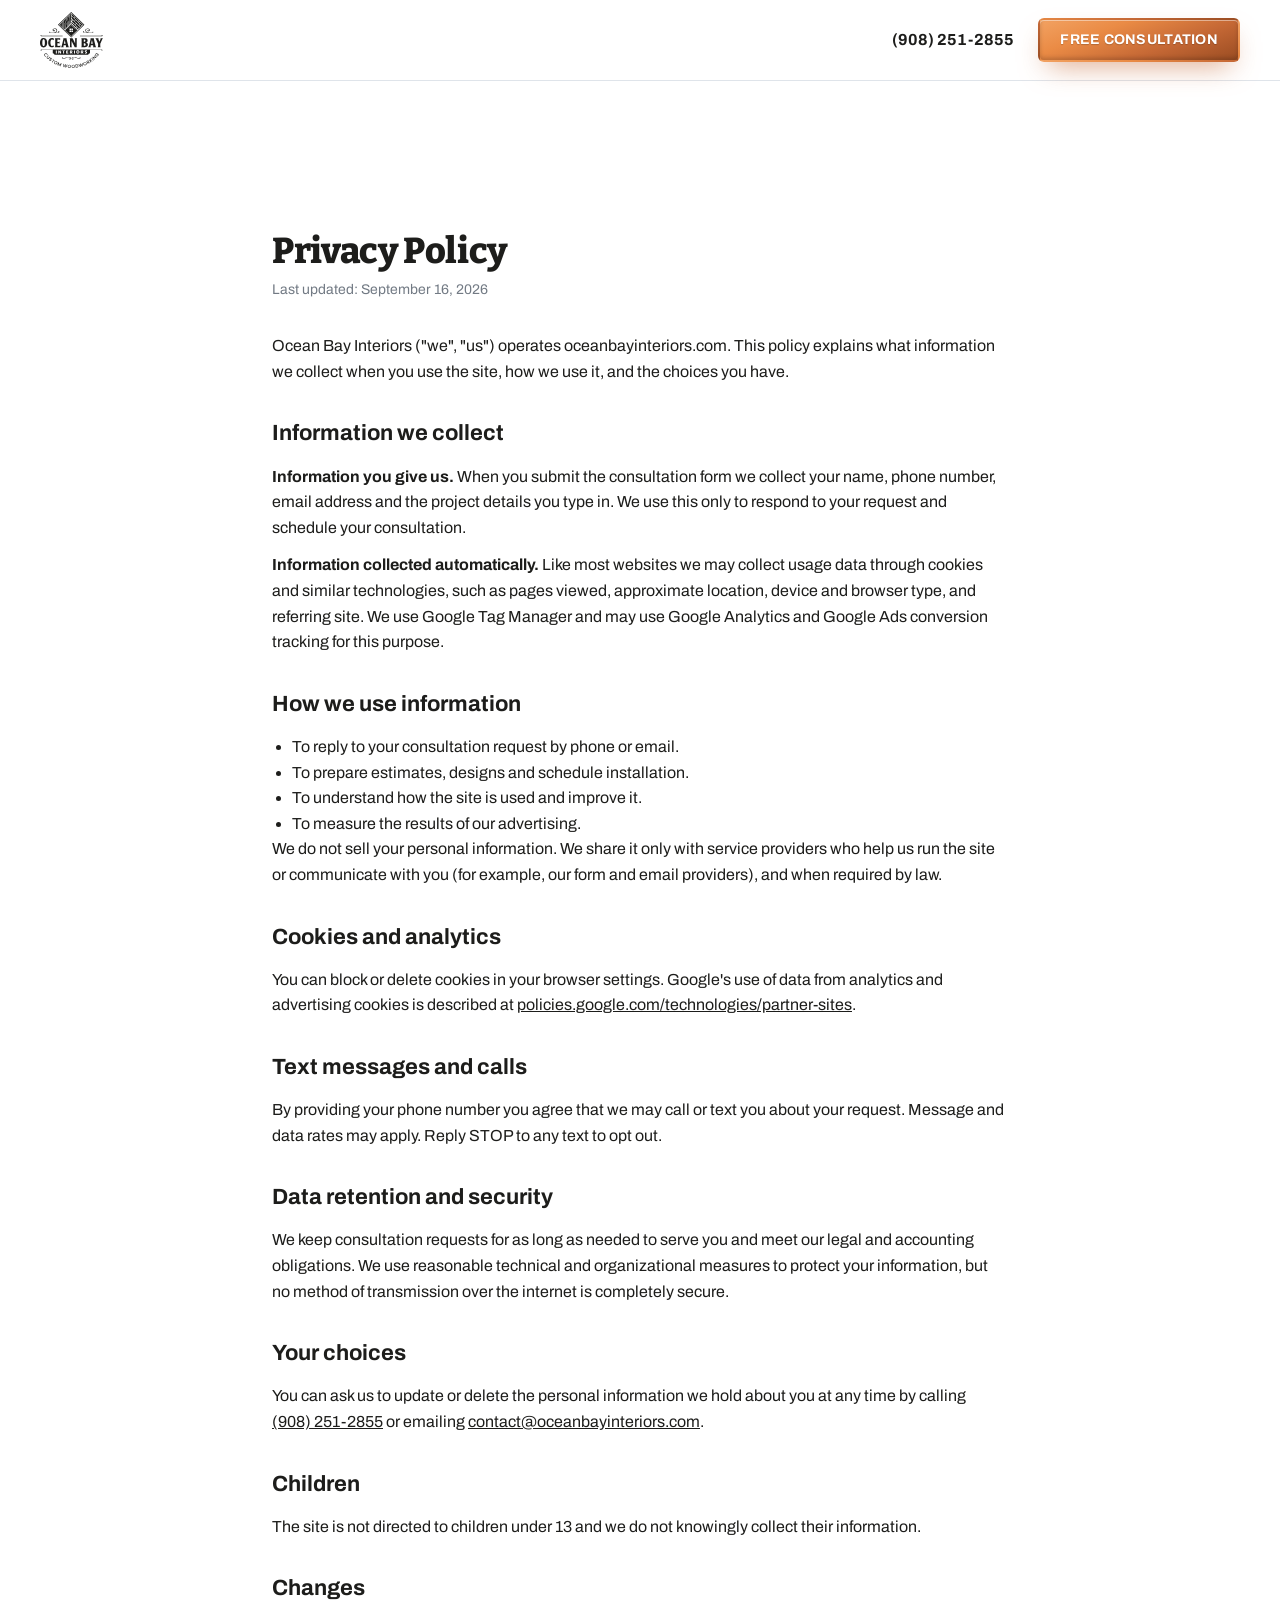
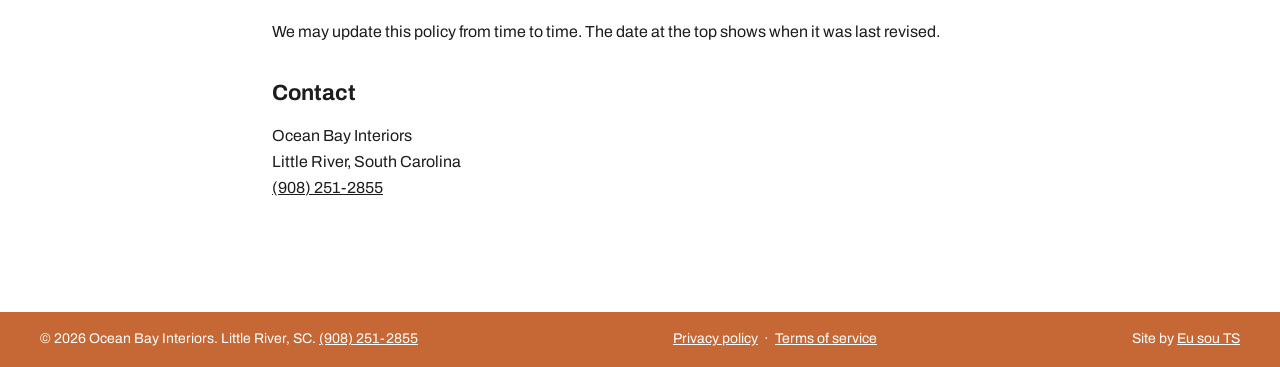
<file: privacy-policy/index.html>
<!DOCTYPE html>
<html lang="en">
<head>
  <meta charset="utf-8">
  <meta name="viewport" content="width=device-width, initial-scale=1">
  <title>Privacy Policy | Ocean Bay Interiors</title>
  <meta name="description" content="How Ocean Bay Interiors collects, uses and protects the information you share when you request a consultation or browse oceanbayinteriors.com.">
  <link rel="canonical" href="https://oceanbayinteriors.com/privacy-policy/">
  <meta property="og:type" content="website">
  <meta property="og:site_name" content="Ocean Bay Interiors">
  <meta property="og:title" content="Privacy Policy | Ocean Bay Interiors">
  <meta property="og:description" content="How Ocean Bay Interiors collects, uses and protects the information you share when you request a consultation or browse oceanbayinteriors.com.">
  <meta property="og:url" content="https://oceanbayinteriors.com/privacy-policy/">
  <meta property="og:image" content="https://oceanbayinteriors.com/assets/og/og-image.jpg?v=20260928">
  <meta name="twitter:card" content="summary_large_image">
  <meta name="theme-color" content="#193658">
  <link rel="icon" href="/favicon.ico" sizes="32x32">
  <link rel="icon" href="/assets/logo/logo-mark-color.svg" type="image/svg+xml">
  <link rel="apple-touch-icon" href="/assets/logo/icon-180.png">
  <link rel="preconnect" href="https://fonts.googleapis.com">
  <link rel="preconnect" href="https://fonts.gstatic.com" crossorigin>
  <link rel="stylesheet" href="https://fonts.googleapis.com/css2?family=Archivo:wght@400;600;700;800&family=Bitter:ital,wght@0,700;0,800;1,300;1,500&display=swap">
  <link rel="stylesheet" href="/css/style.css?v=20261005">
  <!-- Google Tag Manager -->
  <script>(function(w,d,s,l,i){w[l]=w[l]||[];w[l].push({'gtm.start':
  new Date().getTime(),event:'gtm.js'});var f=d.getElementsByTagName(s)[0],
  j=d.createElement(s),dl=l!='dataLayer'?'&l='+l:'';j.async=true;j.src=
  'https://www.googletagmanager.com/gtm.js?id='+i+dl;f.parentNode.insertBefore(j,f);
  })(window,document,'script','dataLayer','GTM-5S8JLXHV');</script>
  <!-- End Google Tag Manager -->
</head>
<body class="page-simple">
  <noscript><iframe src="https://www.googletagmanager.com/ns.html?id=GTM-5S8JLXHV" height="0" width="0" style="display:none;visibility:hidden"></iframe></noscript>

  <header class="site-header is-solid">
    <div class="container nav">
      <a class="brand" href="/" aria-label="Ocean Bay Interiors, home">
        <img class="brand__logo brand__logo--light" src="/assets/logo/logo-black.svg" alt="Ocean Bay Interiors, custom woodworking" width="68" height="60">
      </a>      <div class="nav__right">
        <a class="nav__phone" href="tel:+19082512855">(908) 251-2855</a>
        <a class="btn btn-primary nav__cta" href="/#contact">Free consultation</a>
      </div>
    </div>
  </header>

  <main id="main">
    <article class="container legal">
      <h1 class="h1">Privacy policy</h1>
      <p class="updated">Last updated: September 16, 2026</p>

      <p>Ocean Bay Interiors ("we", "us") operates oceanbayinteriors.com. This policy explains what information we collect when you use the site, how we use it, and the choices you have.</p>

      <h2>Information we collect</h2>
      <p><strong>Information you give us.</strong> When you submit the consultation form we collect your name, phone number, email address and the project details you type in. We use this only to respond to your request and schedule your consultation.</p>
      <p><strong>Information collected automatically.</strong> Like most websites we may collect usage data through cookies and similar technologies, such as pages viewed, approximate location, device and browser type, and referring site. We use Google Tag Manager and may use Google Analytics and Google Ads conversion tracking for this purpose.</p>

      <h2>How we use information</h2>
      <ul>
        <li>To reply to your consultation request by phone or email.</li>
        <li>To prepare estimates, designs and schedule installation.</li>
        <li>To understand how the site is used and improve it.</li>
        <li>To measure the results of our advertising.</li>
      </ul>
      <p>We do not sell your personal information. We share it only with service providers who help us run the site or communicate with you (for example, our form and email providers), and when required by law.</p>

      <h2>Cookies and analytics</h2>
      <p>You can block or delete cookies in your browser settings. Google's use of data from analytics and advertising cookies is described at <a href="https://policies.google.com/technologies/partner-sites" rel="noopener">policies.google.com/technologies/partner-sites</a>.</p>

      <h2>Text messages and calls</h2>
      <p>By providing your phone number you agree that we may call or text you about your request. Message and data rates may apply. Reply STOP to any text to opt out.</p>

      <h2>Data retention and security</h2>
      <p>We keep consultation requests for as long as needed to serve you and meet our legal and accounting obligations. We use reasonable technical and organizational measures to protect your information, but no method of transmission over the internet is completely secure.</p>

      <h2>Your choices</h2>
      <p>You can ask us to update or delete the personal information we hold about you at any time by calling <a href="tel:+19082512855">(908) 251-2855</a> or emailing <a href="mailto:contact@oceanbayinteriors.com">contact@oceanbayinteriors.com</a>.</p>

      <h2>Children</h2>
      <p>The site is not directed to children under 13 and we do not knowingly collect their information.</p>

      <h2>Changes</h2>
      <p>We may update this policy from time to time. The date at the top shows when it was last revised.</p>

      <h2>Contact</h2>
      <p>Ocean Bay Interiors<br>Little River, South Carolina<br><a href="tel:+19082512855">(908) 251-2855</a></p>
    </article>
  </main>

  <footer class="site-footer">
    <div class="footer__bottom">
      <div class="container footer__bottom-in">
      <span>&copy; 2026 Ocean Bay Interiors. Little River, SC. <a href="tel:+19082512855">(908) 251-2855</a></span>
      <span><a href="/privacy-policy/">Privacy policy</a> &nbsp;&middot;&nbsp; <a href="/terms/">Terms of service</a></span>
      <span>Site by <a href="https://eusouts.com" rel="noopener">Eu sou TS</a></span>
      </div>
    </div>
  </footer>
</body>
</html>
</file>
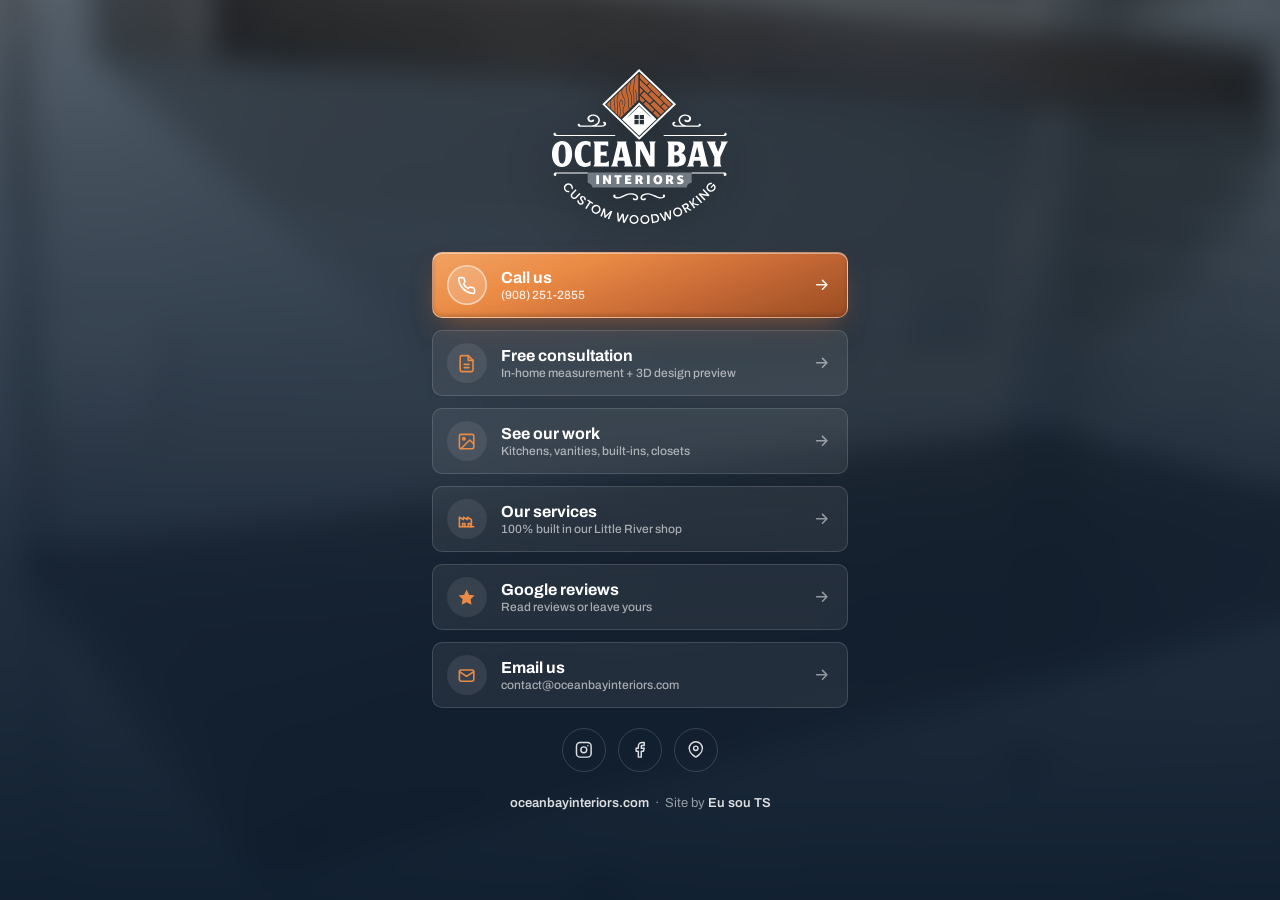
<file: redirect/index.html>
<!DOCTYPE html>
<html lang="en">
<head>
  <meta charset="utf-8">
  <meta name="viewport" content="width=device-width, initial-scale=1">
  <title>Ocean Bay Interiors | Custom Cabinets, Little River SC</title>
  <meta name="description" content="Ocean Bay Interiors — custom cabinets designed, built and installed in Little River, SC. Call, request a free consultation or see our latest projects.">
  <meta name="robots" content="noindex, follow">
  <link rel="canonical" href="https://oceanbayinteriors.com/redirect/">
  <meta name="theme-color" content="#0b1d33">
  <meta property="og:type" content="website">
  <meta property="og:title" content="Ocean Bay Interiors | Custom Cabinets, Little River SC">
  <meta property="og:description" content="Custom cabinets designed, built and installed in Little River, SC. Call or request a free consultation.">
  <meta property="og:image" content="https://oceanbayinteriors.com/assets/og/og-image.jpg?v=20260928">
  <link rel="icon" href="/favicon.ico" sizes="32x32">
  <link rel="icon" href="/assets/logo/logo-mark-color.svg" type="image/svg+xml">
  <link rel="apple-touch-icon" href="/assets/logo/icon-180.png">
  <link rel="preconnect" href="https://fonts.googleapis.com">
  <link rel="preconnect" href="https://fonts.gstatic.com" crossorigin>
  <link rel="stylesheet" href="https://fonts.googleapis.com/css2?family=Archivo:wght@400;600;700&family=Bitter:ital,wght@0,800;1,300&display=swap">
  <!-- Google Tag Manager -->
  <script>(function(w,d,s,l,i){w[l]=w[l]||[];w[l].push({'gtm.start':
  new Date().getTime(),event:'gtm.js'});var f=d.getElementsByTagName(s)[0],
  j=d.createElement(s),dl=l!='dataLayer'?'&l='+l:'';j.async=true;j.src=
  'https://www.googletagmanager.com/gtm.js?id='+i+dl;f.parentNode.insertBefore(j,f);
  })(window,document,'script','dataLayer','GTM-5S8JLXHV');</script>
  <!-- End Google Tag Manager -->
  <style>
    /* Self-contained link-in-bio card. Same tokens as the site, but no dependency on style.css. */
    :root {
      --copper: #c56835; --copper-bright: #ea8b45; --copper-gloss: linear-gradient(160deg, #f2a262 0%, #ea8b45 30%, #c56835 65%, #9a4c22 100%);
      --copper-shadow: 0 12px 28px -10px rgba(197, 104, 53, 0.65), inset 0 1px 0 rgba(255, 255, 255, 0.45), inset 0 -2px 4px rgba(0, 0, 0, 0.18);
      --navy: #193658; --navy-deep: #0b1d33; --wood: #9a5028; --paper: #fff; --ink: #1d1d1b; --slate: #727a84;
      --font: "Archivo", "Helvetica Neue", Arial, sans-serif; --font-display: "Bitter", Georgia, serif;
      --ease: cubic-bezier(0.2, 0.7, 0.2, 1);
    }
    *, *::before, *::after { box-sizing: border-box; }
    html { -webkit-text-size-adjust: 100%; }
    body {
      margin: 0; min-height: 100svh; font-family: var(--font); color: #fff; -webkit-font-smoothing: antialiased;
      background: var(--navy-deep); display: grid; place-items: center; padding: 1.5rem 1rem 2rem; position: relative; overflow-x: hidden;
    }
    /* Blurred shop photo behind everything, tinted navy */
    .bg { position: fixed; inset: -6%; z-index: -2; background: url("/assets/video/hero-poster-720.jpg?v=20260928") center / cover no-repeat; filter: blur(14px) saturate(0.8); transform: scale(1.05); }
    .bg::after { content: ""; position: absolute; inset: 0; background: linear-gradient(180deg, rgba(11, 29, 51, 0.55) 0%, rgba(11, 29, 51, 0.9) 60%, #0b1d33 100%); }
    @media (min-width: 40em) { .bg { background-image: url("/assets/video/hero-poster-1280.jpg?v=20260928"); } }

    .card { width: 100%; max-width: 26rem; text-align: center; }
    .card > * { animation: rise 0.8s var(--ease) both; }
    .card > :nth-child(2) { animation-delay: 0.08s; } .card > :nth-child(3) { animation-delay: 0.16s; }
    .card > :nth-child(4) { animation-delay: 0.24s; } .card > :nth-child(5) { animation-delay: 0.32s; } .card > :nth-child(6) { animation-delay: 0.4s; }
    @keyframes rise { from { opacity: 0; transform: translateY(18px); } to { opacity: 1; transform: none; } }

    .logo { width: 11rem; height: auto; margin: 0 auto 1.75rem; display: block; filter: drop-shadow(0 12px 24px rgba(0, 0, 0, 0.45)); }
    .visually-hidden { position: absolute !important; width: 1px; height: 1px; padding: 0; margin: -1px; overflow: hidden; clip: rect(0 0 0 0); white-space: nowrap; border: 0; }

    .links { display: grid; gap: 0.75rem; margin: 0 0 1.25rem; padding: 0; list-style: none; }
    .link {
      display: flex; align-items: center; gap: 0.9rem; min-height: 3.5rem; padding: 0.75rem 1rem 0.75rem 0.85rem;
      border-radius: 10px; text-decoration: none; color: #fff; font-weight: 700; font-size: 1rem; text-align: left;
      background: rgba(255, 255, 255, 0.07); border: 1px solid rgba(255, 255, 255, 0.14);
      backdrop-filter: blur(10px); -webkit-backdrop-filter: blur(10px);
      transition: transform 0.2s var(--ease), background-color 0.2s var(--ease), border-color 0.2s var(--ease);
    }
    .link:hover, .link:focus-visible { transform: translateY(-2px); background: rgba(255, 255, 255, 0.12); border-color: rgba(255, 255, 255, 0.3); outline: none; }
    .link:active { transform: translateY(0); }
    .link small { display: block; font-weight: 500; font-size: 0.75rem; color: rgba(255, 255, 255, 0.6); margin-top: 0.1rem; }
    .link .ico { flex: none; width: 2.5rem; height: 2.5rem; border-radius: 50%; display: grid; place-items: center; background: rgba(255, 255, 255, 0.08); color: var(--copper-bright); }
    .link .ico svg { width: 1.2rem; height: 1.2rem; }
    .link .arr { margin-left: auto; width: 1.1rem; height: 1.1rem; opacity: 0.5; transition: transform 0.2s var(--ease), opacity 0.2s var(--ease); }
    .link:hover .arr { transform: translateX(3px); opacity: 1; }
    .link--primary { background: var(--copper-gloss); border-color: rgba(255, 255, 255, 0.35); box-shadow: var(--copper-shadow); }
    .link--primary:hover { background: var(--copper-gloss); filter: brightness(1.06); }
    .link--primary .ico { background: rgba(255, 255, 255, 0.18); color: #fff; box-shadow: inset 0 0 0 1.5px rgba(255, 255, 255, 0.5); }
    .link--primary small { color: rgba(255, 255, 255, 0.85); }
    .link--primary .arr { opacity: 0.9; }

    .social { display: flex; justify-content: center; gap: 0.75rem; margin: 0 0 1.5rem; padding: 0; list-style: none; }
    .social a { width: 2.75rem; height: 2.75rem; border-radius: 50%; display: grid; place-items: center; color: rgba(255, 255, 255, 0.85); border: 1px solid rgba(255, 255, 255, 0.16); transition: background-color 0.2s var(--ease), border-color 0.2s var(--ease), color 0.2s var(--ease); }
    .social a:hover { background: var(--copper); border-color: var(--copper); color: #fff; }
    .social svg { width: 1.1rem; height: 1.1rem; }

    .site { font-size: 0.8125rem; color: rgba(255, 255, 255, 0.55); }
    .site a { color: rgba(255, 255, 255, 0.85); text-decoration: none; font-weight: 600; }
    .site a:hover { color: var(--copper-bright); }
    @media (prefers-reduced-motion: reduce) { .card > * { animation: none; } }
  </style>
</head>
<body>
  <!-- Google Tag Manager (noscript) -->
  <noscript><iframe src="https://www.googletagmanager.com/ns.html?id=GTM-5S8JLXHV" height="0" width="0" style="display:none;visibility:hidden"></iframe></noscript>
  <!-- End Google Tag Manager (noscript) -->
  <div class="bg" aria-hidden="true"></div>

  <main class="card">
    <img class="logo" src="/assets/logo/logo-color.svg" alt="Ocean Bay Interiors, custom woodworking" width="176" height="155">
    <h1 class="visually-hidden">Ocean Bay Interiors — custom cabinets in Little River, SC</h1>

    <ul class="links">
      <li><a class="link link--primary" href="tel:+19082512855" data-track="bio_call">
        <span class="ico"><svg aria-hidden="true" viewBox="0 0 24 24" fill="none" stroke="currentColor" stroke-width="2" stroke-linecap="round" stroke-linejoin="round"><path d="M22 16.9v3a2 2 0 0 1-2.2 2 19.8 19.8 0 0 1-8.6-3.1 19.5 19.5 0 0 1-6-6A19.8 19.8 0 0 1 2.1 4.2 2 2 0 0 1 4.1 2h3a2 2 0 0 1 2 1.7c.1.9.4 1.8.7 2.6a2 2 0 0 1-.5 2.1L8 9.7a16 16 0 0 0 6 6l1.3-1.3a2 2 0 0 1 2.1-.4c.8.3 1.7.6 2.6.7a2 2 0 0 1 1.7 2z"/></svg></span>
        <span>Call us<small>(908) 251-2855</small></span>
        <svg class="arr" aria-hidden="true" viewBox="0 0 24 24" fill="none" stroke="currentColor" stroke-width="2.2" stroke-linecap="round" stroke-linejoin="round"><path d="M5 12h14M13 6l6 6-6 6"/></svg></a></li>
      <li><a class="link" href="/#contact" data-track="bio_consultation">
        <span class="ico"><svg aria-hidden="true" viewBox="0 0 24 24" fill="none" stroke="currentColor" stroke-width="2" stroke-linecap="round" stroke-linejoin="round"><path d="M14 2H6a2 2 0 0 0-2 2v16a2 2 0 0 0 2 2h12a2 2 0 0 0 2-2V8z"/><path d="M14 2v6h6M9 13h6M9 17h6"/></svg></span>
        <span>Free consultation<small>In-home measurement + 3D design preview</small></span>
        <svg class="arr" aria-hidden="true" viewBox="0 0 24 24" fill="none" stroke="currentColor" stroke-width="2.2" stroke-linecap="round" stroke-linejoin="round"><path d="M5 12h14M13 6l6 6-6 6"/></svg></a></li>
      <li><a class="link" href="/gallery/" data-track="bio_gallery">
        <span class="ico"><svg aria-hidden="true" viewBox="0 0 24 24" fill="none" stroke="currentColor" stroke-width="2" stroke-linecap="round" stroke-linejoin="round"><rect x="3" y="3" width="18" height="18" rx="2"/><circle cx="8.5" cy="8.5" r="1.5"/><path d="m21 15-5-5L5 21"/></svg></span>
        <span>See our work<small>Kitchens, vanities, built-ins, closets</small></span>
        <svg class="arr" aria-hidden="true" viewBox="0 0 24 24" fill="none" stroke="currentColor" stroke-width="2.2" stroke-linecap="round" stroke-linejoin="round"><path d="M5 12h14M13 6l6 6-6 6"/></svg></a></li>
      <li><a class="link" href="/#services" data-track="bio_services">
        <span class="ico"><svg aria-hidden="true" viewBox="0 0 24 24" fill="none" stroke="currentColor" stroke-width="2" stroke-linecap="round" stroke-linejoin="round"><path d="M3 21V9l5 3V9l5 3V9l5 3v9"/><path d="M3 21h18"/><path d="M7 21v-4h3v4M14 21v-4h3v4"/></svg></span>
        <span>Our services<small>100% built in our Little River shop</small></span>
        <svg class="arr" aria-hidden="true" viewBox="0 0 24 24" fill="none" stroke="currentColor" stroke-width="2.2" stroke-linecap="round" stroke-linejoin="round"><path d="M5 12h14M13 6l6 6-6 6"/></svg></a></li>
      <li><a class="link" href="https://www.google.com/maps/place/?cid=1229193052149989524" rel="noopener" data-track="bio_google">
        <span class="ico"><svg aria-hidden="true" viewBox="0 0 24 24" fill="currentColor"><path d="m12 2 3.1 6.3 6.9 1-5 4.9 1.2 6.8L12 17.8 5.8 21l1.2-6.8-5-4.9 6.9-1z"/></svg></span>
        <span>Google reviews<small>Read reviews or leave yours</small></span>
        <svg class="arr" aria-hidden="true" viewBox="0 0 24 24" fill="none" stroke="currentColor" stroke-width="2.2" stroke-linecap="round" stroke-linejoin="round"><path d="M5 12h14M13 6l6 6-6 6"/></svg></a></li>
      <li><a class="link" href="mailto:contact@oceanbayinteriors.com" data-track="bio_email">
        <span class="ico"><svg aria-hidden="true" viewBox="0 0 24 24" fill="none" stroke="currentColor" stroke-width="2" stroke-linecap="round" stroke-linejoin="round"><rect x="3" y="5" width="18" height="14" rx="2"/><path d="m3 7 9 6 9-6"/></svg></span>
        <span>Email us<small>contact@oceanbayinteriors.com</small></span>
        <svg class="arr" aria-hidden="true" viewBox="0 0 24 24" fill="none" stroke="currentColor" stroke-width="2.2" stroke-linecap="round" stroke-linejoin="round"><path d="M5 12h14M13 6l6 6-6 6"/></svg></a></li>
    </ul>

    <ul class="social">
      <li><a href="https://www.instagram.com/oceanbayinteriors/" aria-label="Instagram" target="_blank" rel="noopener"><svg aria-hidden="true" viewBox="0 0 24 24" fill="none" stroke="currentColor" stroke-width="2" stroke-linecap="round" stroke-linejoin="round"><rect x="2" y="2" width="20" height="20" rx="5"/><circle cx="12" cy="12" r="4"/><path d="M17.5 6.5h.01"/></svg></a></li>
      <li><a href="https://www.facebook.com/Oceanbayinteriors/" aria-label="Facebook" target="_blank" rel="noopener"><svg aria-hidden="true" viewBox="0 0 24 24" fill="none" stroke="currentColor" stroke-width="2" stroke-linecap="round" stroke-linejoin="round"><path d="M18 2h-3a5 5 0 0 0-5 5v3H7v4h3v8h4v-8h3l1-4h-4V7a1 1 0 0 1 1-1h3z"/></svg></a></li>
      <li><a href="https://www.google.com/maps/place/?cid=1229193052149989524" aria-label="Google Business Profile" rel="noopener"><svg aria-hidden="true" viewBox="0 0 24 24" fill="none" stroke="currentColor" stroke-width="2" stroke-linecap="round" stroke-linejoin="round"><path d="M21 10c0 7-9 12-9 12S3 17 3 10a9 9 0 0 1 18 0z"/><circle cx="12" cy="10" r="3"/></svg></a></li>
    </ul>

    <p class="site"><a href="/">oceanbayinteriors.com</a> &nbsp;&middot;&nbsp; Site by <a href="https://eusouts.com" rel="noopener">Eu sou TS</a></p>
  </main>
</body>
</html>
</file>
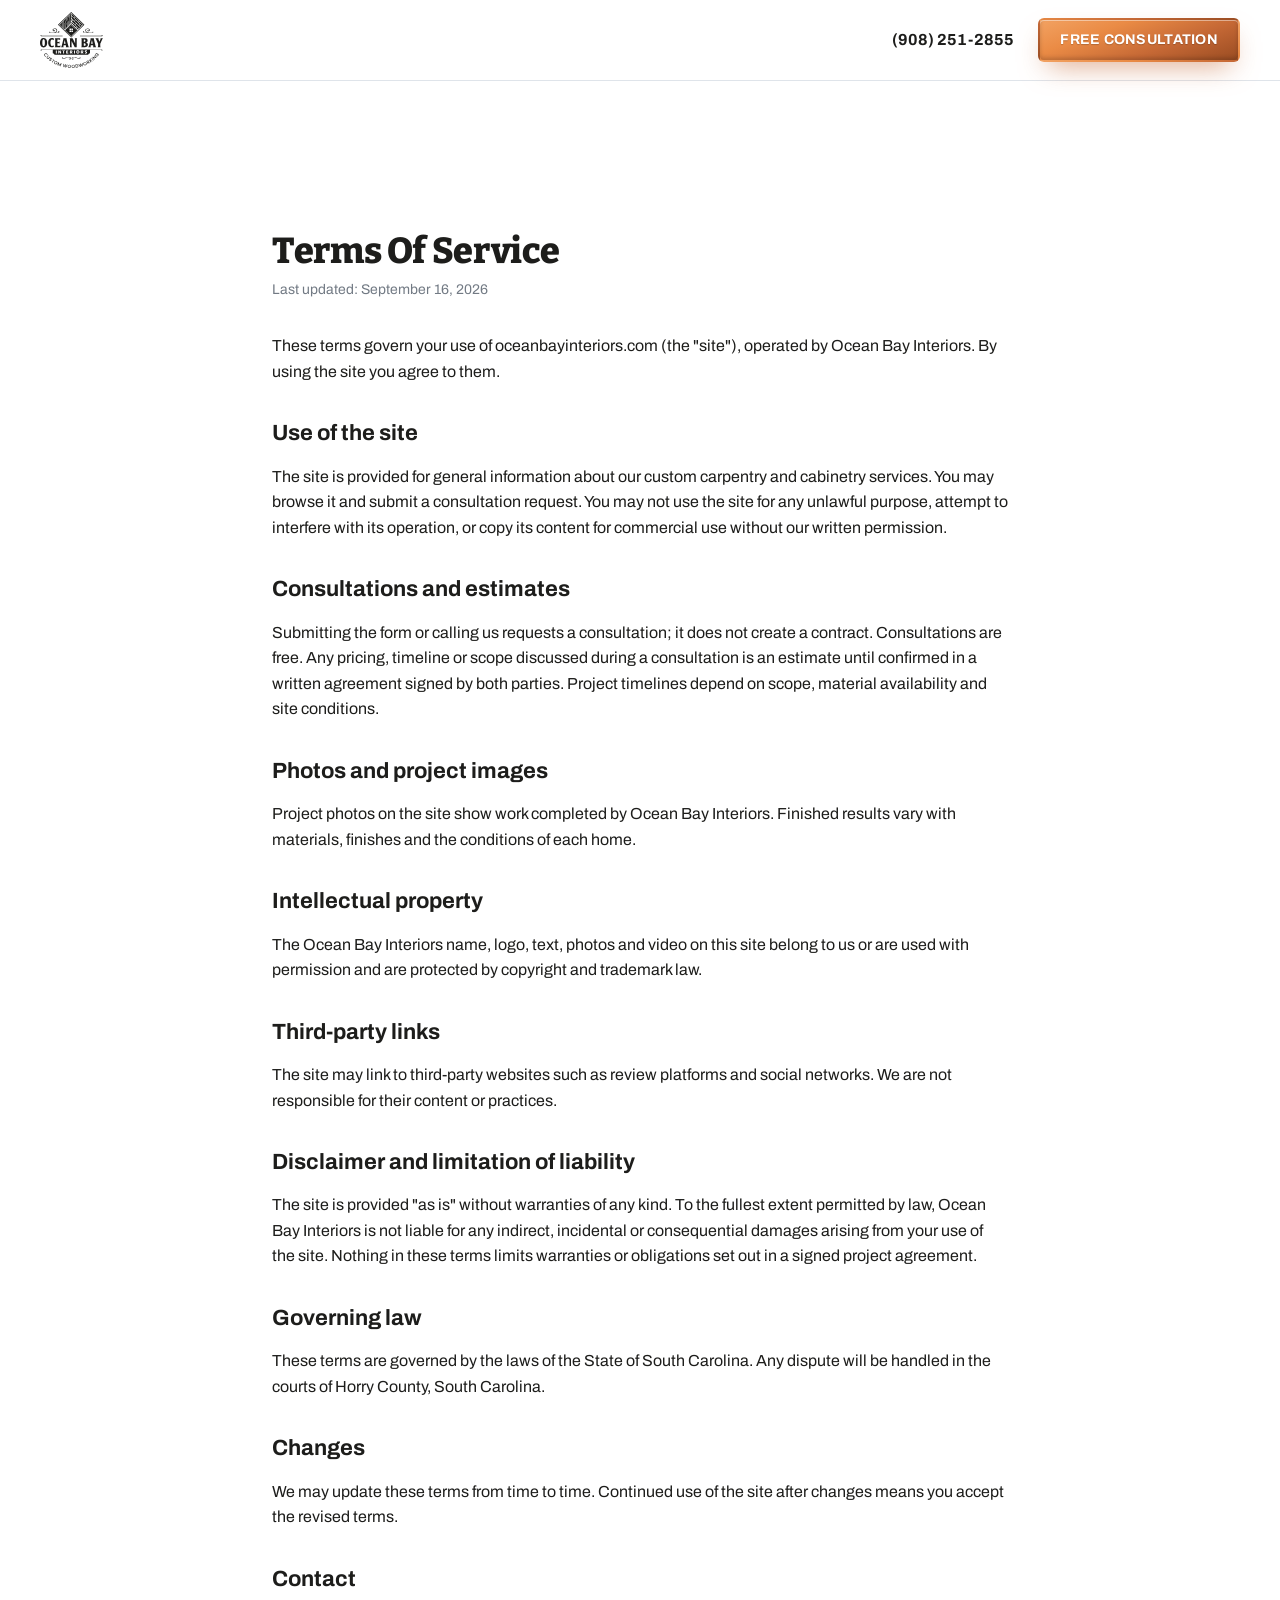
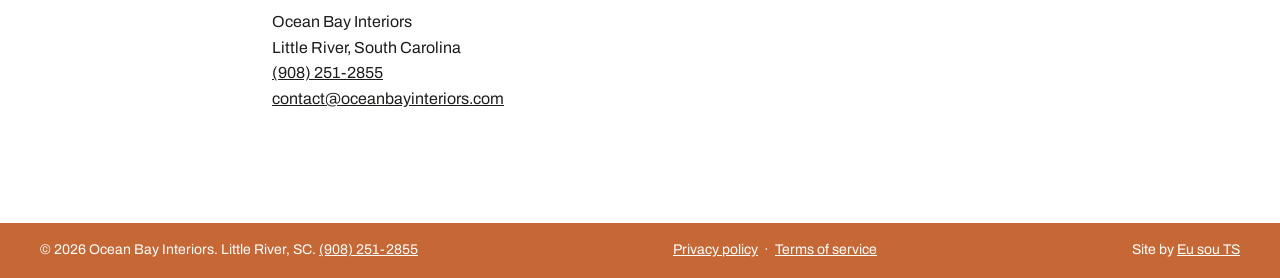
<file: terms/index.html>
<!DOCTYPE html>
<html lang="en">
<head>
  <meta charset="utf-8">
  <meta name="viewport" content="width=device-width, initial-scale=1">
  <title>Terms of Service | Ocean Bay Interiors</title>
  <meta name="description" content="Terms for using oceanbayinteriors.com and requesting a consultation from Ocean Bay Interiors, custom cabinetry in Little River, SC.">
  <link rel="canonical" href="https://oceanbayinteriors.com/terms/">
  <meta property="og:type" content="website">
  <meta property="og:site_name" content="Ocean Bay Interiors">
  <meta property="og:title" content="Terms of Service | Ocean Bay Interiors">
  <meta property="og:description" content="Terms for using oceanbayinteriors.com and requesting a consultation from Ocean Bay Interiors, custom cabinetry in Little River, SC.">
  <meta property="og:url" content="https://oceanbayinteriors.com/terms/">
  <meta property="og:image" content="https://oceanbayinteriors.com/assets/og/og-image.jpg?v=20260928">
  <meta name="twitter:card" content="summary_large_image">
  <meta name="theme-color" content="#193658">
  <link rel="icon" href="/favicon.ico" sizes="32x32">
  <link rel="icon" href="/assets/logo/logo-mark-color.svg" type="image/svg+xml">
  <link rel="apple-touch-icon" href="/assets/logo/icon-180.png">
  <link rel="preconnect" href="https://fonts.googleapis.com">
  <link rel="preconnect" href="https://fonts.gstatic.com" crossorigin>
  <link rel="stylesheet" href="https://fonts.googleapis.com/css2?family=Archivo:wght@400;600;700;800&family=Bitter:ital,wght@0,700;0,800;1,300;1,500&display=swap">
  <link rel="stylesheet" href="/css/style.css?v=20261005">
  <!-- Google Tag Manager -->
  <script>(function(w,d,s,l,i){w[l]=w[l]||[];w[l].push({'gtm.start':
  new Date().getTime(),event:'gtm.js'});var f=d.getElementsByTagName(s)[0],
  j=d.createElement(s),dl=l!='dataLayer'?'&l='+l:'';j.async=true;j.src=
  'https://www.googletagmanager.com/gtm.js?id='+i+dl;f.parentNode.insertBefore(j,f);
  })(window,document,'script','dataLayer','GTM-5S8JLXHV');</script>
  <!-- End Google Tag Manager -->
</head>
<body class="page-simple">
  <noscript><iframe src="https://www.googletagmanager.com/ns.html?id=GTM-5S8JLXHV" height="0" width="0" style="display:none;visibility:hidden"></iframe></noscript>

  <header class="site-header is-solid">
    <div class="container nav">
      <a class="brand" href="/" aria-label="Ocean Bay Interiors, home">
        <img class="brand__logo brand__logo--light" src="/assets/logo/logo-black.svg" alt="Ocean Bay Interiors, custom woodworking" width="68" height="60">
      </a>      <div class="nav__right">
        <a class="nav__phone" href="tel:+19082512855">(908) 251-2855</a>
        <a class="btn btn-primary nav__cta" href="/#contact">Free consultation</a>
      </div>
    </div>
  </header>

  <main id="main">
    <article class="container legal">
      <h1 class="h1">Terms of service</h1>
      <p class="updated">Last updated: September 16, 2026</p>

      <p>These terms govern your use of oceanbayinteriors.com (the "site"), operated by Ocean Bay Interiors. By using the site you agree to them.</p>

      <h2>Use of the site</h2>
      <p>The site is provided for general information about our custom carpentry and cabinetry services. You may browse it and submit a consultation request. You may not use the site for any unlawful purpose, attempt to interfere with its operation, or copy its content for commercial use without our written permission.</p>

      <h2>Consultations and estimates</h2>
      <p>Submitting the form or calling us requests a consultation; it does not create a contract. Consultations are free. Any pricing, timeline or scope discussed during a consultation is an estimate until confirmed in a written agreement signed by both parties. Project timelines depend on scope, material availability and site conditions.</p>

      <h2>Photos and project images</h2>
      <p>Project photos on the site show work completed by Ocean Bay Interiors. Finished results vary with materials, finishes and the conditions of each home.</p>

      <h2>Intellectual property</h2>
      <p>The Ocean Bay Interiors name, logo, text, photos and video on this site belong to us or are used with permission and are protected by copyright and trademark law.</p>

      <h2>Third-party links</h2>
      <p>The site may link to third-party websites such as review platforms and social networks. We are not responsible for their content or practices.</p>

      <h2>Disclaimer and limitation of liability</h2>
      <p>The site is provided "as is" without warranties of any kind. To the fullest extent permitted by law, Ocean Bay Interiors is not liable for any indirect, incidental or consequential damages arising from your use of the site. Nothing in these terms limits warranties or obligations set out in a signed project agreement.</p>

      <h2>Governing law</h2>
      <p>These terms are governed by the laws of the State of South Carolina. Any dispute will be handled in the courts of Horry County, South Carolina.</p>

      <h2>Changes</h2>
      <p>We may update these terms from time to time. Continued use of the site after changes means you accept the revised terms.</p>

      <h2>Contact</h2>
      <p>Ocean Bay Interiors<br>Little River, South Carolina<br><a href="tel:+19082512855">(908) 251-2855</a><br><a href="mailto:contact@oceanbayinteriors.com">contact@oceanbayinteriors.com</a></p>
    </article>
  </main>

  <footer class="site-footer">
    <div class="footer__bottom">
      <div class="container footer__bottom-in">
      <span>&copy; 2026 Ocean Bay Interiors. Little River, SC. <a href="tel:+19082512855">(908) 251-2855</a></span>
      <span><a href="/privacy-policy/">Privacy policy</a> &nbsp;&middot;&nbsp; <a href="/terms/">Terms of service</a></span>
      <span>Site by <a href="https://eusouts.com" rel="noopener">Eu sou TS</a></span>
      </div>
    </div>
  </footer>
</body>
</html>
</file>
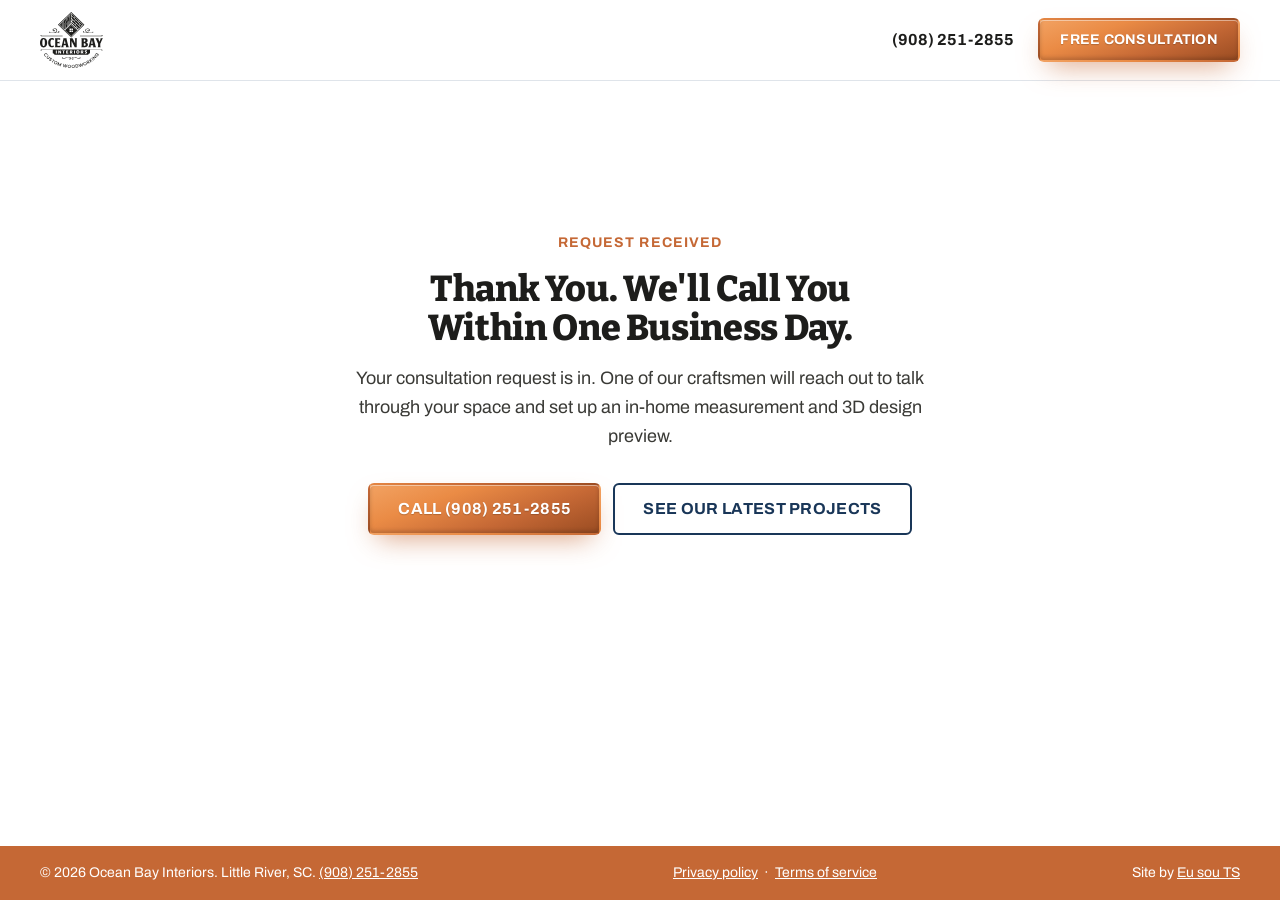
<file: thanks/index.html>
<!DOCTYPE html>
<html lang="en">
<head>
  <meta charset="utf-8">
  <meta name="viewport" content="width=device-width, initial-scale=1">
  <title>Request Received | Ocean Bay Interiors</title>
  <meta name="description" content="Thanks for contacting Ocean Bay Interiors. We'll call you back within one business day to schedule your free consultation.">
  <meta name="robots" content="noindex, follow">
  <link rel="canonical" href="https://oceanbayinteriors.com/thanks/">
  <meta property="og:type" content="website">
  <meta property="og:site_name" content="Ocean Bay Interiors">
  <meta property="og:title" content="Request Received | Ocean Bay Interiors">
  <meta property="og:description" content="Thanks for contacting Ocean Bay Interiors. We'll call you back within one business day to schedule your free consultation.">
  <meta property="og:url" content="https://oceanbayinteriors.com/thanks/">
  <meta property="og:image" content="https://oceanbayinteriors.com/assets/og/og-image.jpg?v=20260928">
  <meta name="twitter:card" content="summary_large_image">
  <meta name="theme-color" content="#193658">
  <link rel="icon" href="/favicon.ico" sizes="32x32">
  <link rel="icon" href="/assets/logo/logo-mark-color.svg" type="image/svg+xml">
  <link rel="apple-touch-icon" href="/assets/logo/icon-180.png">
  <link rel="preconnect" href="https://fonts.googleapis.com">
  <link rel="preconnect" href="https://fonts.gstatic.com" crossorigin>
  <link rel="stylesheet" href="https://fonts.googleapis.com/css2?family=Archivo:wght@400;600;700;800&family=Bitter:ital,wght@0,700;0,800;1,300;1,500&display=swap">
  <link rel="stylesheet" href="/css/style.css?v=20261005">
  <!-- Google Tag Manager -->
  <script>(function(w,d,s,l,i){w[l]=w[l]||[];w[l].push({'gtm.start':
  new Date().getTime(),event:'gtm.js'});var f=d.getElementsByTagName(s)[0],
  j=d.createElement(s),dl=l!='dataLayer'?'&l='+l:'';j.async=true;j.src=
  'https://www.googletagmanager.com/gtm.js?id='+i+dl;f.parentNode.insertBefore(j,f);
  })(window,document,'script','dataLayer','GTM-5S8JLXHV');</script>
  <!-- End Google Tag Manager -->
  <script>window.dataLayer = window.dataLayer || []; window.dataLayer.push({ event: 'form_submission_success', form_id: 'form01' });</script>
</head>
<body class="page-simple">
  <!-- Google Tag Manager (noscript) -->
  <noscript><iframe src="https://www.googletagmanager.com/ns.html?id=GTM-5S8JLXHV" height="0" width="0" style="display:none;visibility:hidden"></iframe></noscript>
  <!-- End Google Tag Manager (noscript) -->

  <header class="site-header is-solid">
    <div class="container nav">
      <a class="brand" href="/" aria-label="Ocean Bay Interiors, home">
        <img class="brand__logo brand__logo--light" src="/assets/logo/logo-black.svg" alt="Ocean Bay Interiors, custom woodworking" width="68" height="60">
      </a>      <div class="nav__right">
        <a class="nav__phone" href="tel:+19082512855">(908) 251-2855</a>
        <a class="btn btn-primary nav__cta" href="/#contact">Free consultation</a>
      </div>
    </div>
  </header>

  <main id="main">
    <div class="container page-center">
      <span class="kicker" style="justify-content:center">Request received</span>
      <h1 class="h1">Thank you. We'll call you within one business day.</h1>
      <p class="lead">Your consultation request is in. One of our craftsmen will reach out to talk through your space and set up an in-home measurement and 3D design preview.</p>
      <div class="actions">
        <a class="btn btn-primary" href="tel:+19082512855">Call (908) 251-2855</a>
        <a class="btn btn-outline" href="/gallery/">See our latest projects</a>
      </div>
    </div>
  </main>

  <footer class="site-footer">
    <div class="footer__bottom">
      <div class="container footer__bottom-in">
      <span>&copy; 2026 Ocean Bay Interiors. Little River, SC. <a href="tel:+19082512855">(908) 251-2855</a></span>
      <span><a href="/privacy-policy/">Privacy policy</a> &nbsp;&middot;&nbsp; <a href="/terms/">Terms of service</a></span>
      <span>Site by <a href="https://eusouts.com" rel="noopener">Eu sou TS</a></span>
      </div>
    </div>
  </footer>
</body>
</html>
</file>
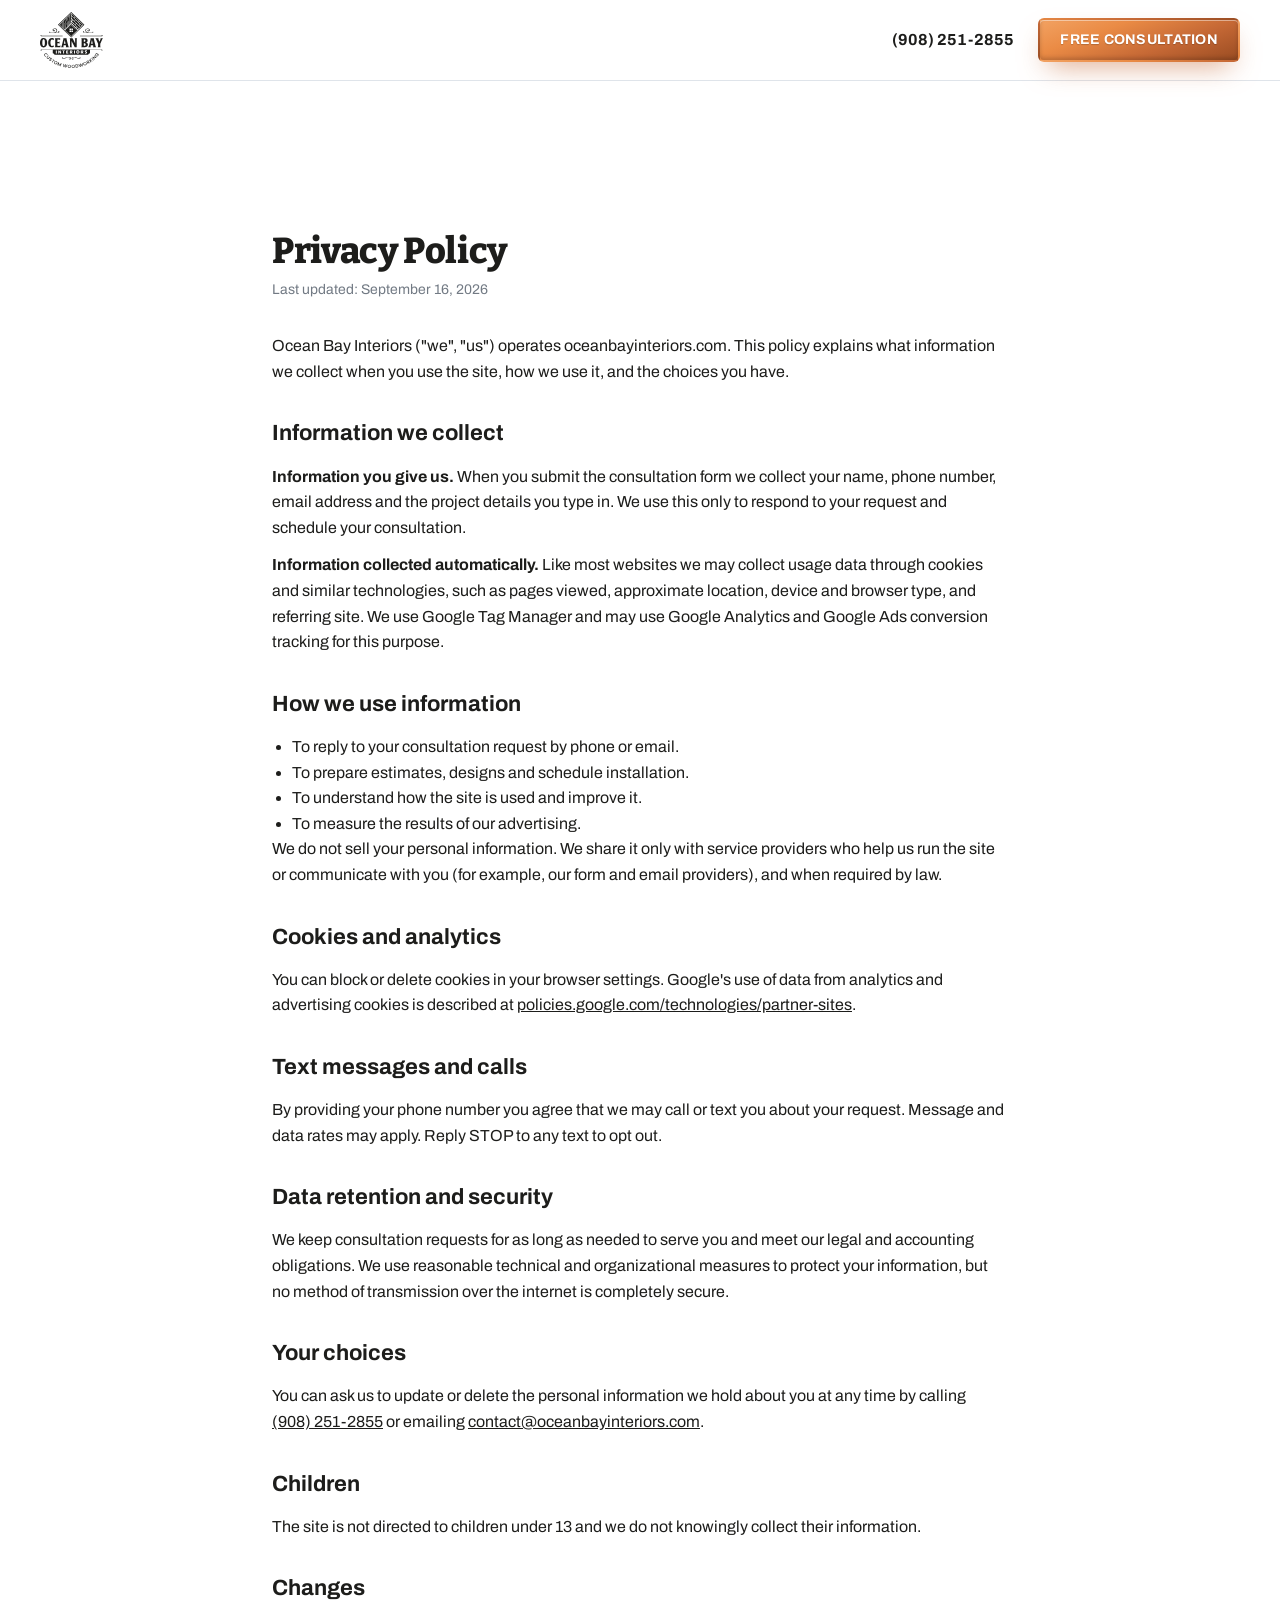
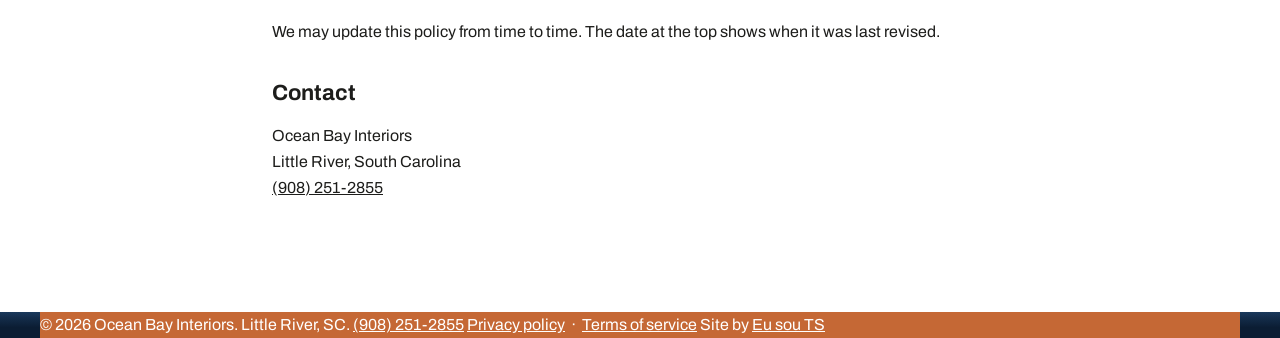
<file: privacy-policy.html>
<!DOCTYPE html>
<html lang="en">
<head>
  <meta charset="utf-8">
  <meta name="viewport" content="width=device-width, initial-scale=1">
  <title>Privacy Policy | Ocean Bay Interiors</title>
  <meta name="description" content="How Ocean Bay Interiors collects, uses and protects the information you share when you request a consultation or browse oceanbayinteriors.com.">
  <link rel="canonical" href="https://oceanbayinteriors.com/privacy-policy">
  <meta property="og:type" content="website">
  <meta property="og:site_name" content="Ocean Bay Interiors">
  <meta property="og:title" content="Privacy Policy | Ocean Bay Interiors">
  <meta property="og:description" content="How Ocean Bay Interiors collects, uses and protects the information you share when you request a consultation or browse oceanbayinteriors.com.">
  <meta property="og:url" content="https://oceanbayinteriors.com/privacy-policy">
  <meta property="og:image" content="https://oceanbayinteriors.com/assets/og/og-image.jpg">
  <meta name="twitter:card" content="summary_large_image">
  <meta name="theme-color" content="#193658">
  <link rel="icon" href="/favicon.ico" sizes="32x32">
  <link rel="icon" href="/assets/logo/logo-mark-color.svg" type="image/svg+xml">
  <link rel="apple-touch-icon" href="/assets/logo/icon-180.png">
  <link rel="preconnect" href="https://fonts.googleapis.com">
  <link rel="preconnect" href="https://fonts.gstatic.com" crossorigin>
  <link rel="stylesheet" href="https://fonts.googleapis.com/css2?family=Archivo:wght@400;600;700;800&family=Bitter:ital,wght@0,700;0,800;1,300;1,500&display=swap">
  <link rel="stylesheet" href="/css/style.css">
  <!-- Google Tag Manager -->
  <script>(function(w,d,s,l,i){w[l]=w[l]||[];w[l].push({'gtm.start':
  new Date().getTime(),event:'gtm.js'});var f=d.getElementsByTagName(s)[0],
  j=d.createElement(s),dl=l!='dataLayer'?'&l='+l:'';j.async=true;j.src=
  'https://www.googletagmanager.com/gtm.js?id='+i+dl;f.parentNode.insertBefore(j,f);
  })(window,document,'script','dataLayer','GTM-5S8JLXHV');</script>
  <!-- End Google Tag Manager -->
</head>
<body class="page-simple">
  <noscript><iframe src="https://www.googletagmanager.com/ns.html?id=GTM-5S8JLXHV" height="0" width="0" style="display:none;visibility:hidden"></iframe></noscript>

  <header class="site-header is-solid">
    <div class="container nav">
      <a class="brand" href="/" aria-label="Ocean Bay Interiors, home">
        <img class="brand__logo brand__logo--light" src="/assets/logo/logo-black.svg" alt="Ocean Bay Interiors, custom woodworking" width="68" height="60">
      </a>      <div class="nav__right">
        <a class="nav__phone" href="tel:+19082512855">(908) 251-2855</a>
        <a class="btn btn-primary nav__cta" href="/#contact">Free consultation</a>
      </div>
    </div>
  </header>

  <main id="main">
    <article class="container legal">
      <h1 class="h1">Privacy policy</h1>
      <p class="updated">Last updated: September 16, 2026</p>

      <p>Ocean Bay Interiors ("we", "us") operates oceanbayinteriors.com. This policy explains what information we collect when you use the site, how we use it, and the choices you have.</p>

      <h2>Information we collect</h2>
      <p><strong>Information you give us.</strong> When you submit the consultation form we collect your name, phone number, email address and the project details you type in. We use this only to respond to your request and schedule your consultation.</p>
      <p><strong>Information collected automatically.</strong> Like most websites we may collect usage data through cookies and similar technologies, such as pages viewed, approximate location, device and browser type, and referring site. We use Google Tag Manager and may use Google Analytics and Google Ads conversion tracking for this purpose.</p>

      <h2>How we use information</h2>
      <ul>
        <li>To reply to your consultation request by phone or email.</li>
        <li>To prepare estimates, designs and schedule installation.</li>
        <li>To understand how the site is used and improve it.</li>
        <li>To measure the results of our advertising.</li>
      </ul>
      <p>We do not sell your personal information. We share it only with service providers who help us run the site or communicate with you (for example, our form and email providers), and when required by law.</p>

      <h2>Cookies and analytics</h2>
      <p>You can block or delete cookies in your browser settings. Google's use of data from analytics and advertising cookies is described at <a href="https://policies.google.com/technologies/partner-sites" rel="noopener">policies.google.com/technologies/partner-sites</a>.</p>

      <h2>Text messages and calls</h2>
      <p>By providing your phone number you agree that we may call or text you about your request. Message and data rates may apply. Reply STOP to any text to opt out.</p>

      <h2>Data retention and security</h2>
      <p>We keep consultation requests for as long as needed to serve you and meet our legal and accounting obligations. We use reasonable technical and organizational measures to protect your information, but no method of transmission over the internet is completely secure.</p>

      <h2>Your choices</h2>
      <p>You can ask us to update or delete the personal information we hold about you at any time by calling <a href="tel:+19082512855">(908) 251-2855</a> or emailing <a href="mailto:contact@oceanbayinteriors.com">contact@oceanbayinteriors.com</a>.</p>

      <h2>Children</h2>
      <p>The site is not directed to children under 13 and we do not knowingly collect their information.</p>

      <h2>Changes</h2>
      <p>We may update this policy from time to time. The date at the top shows when it was last revised.</p>

      <h2>Contact</h2>
      <p>Ocean Bay Interiors<br>Little River, South Carolina<br><a href="tel:+19082512855">(908) 251-2855</a></p>
    </article>
  </main>

  <footer class="site-footer">
    <div class="container footer__bottom" style="margin-top:0;border-top:0;padding-top:0">
      <span>&copy; 2026 Ocean Bay Interiors. Little River, SC. <a href="tel:+19082512855">(908) 251-2855</a></span>
      <span><a href="/privacy-policy">Privacy policy</a> &nbsp;&middot;&nbsp; <a href="/terms">Terms of service</a></span>
      <span>Site by <a href="https://eusouts.com" rel="noopener">Eu sou TS</a></span>
    </div>
  </footer>
</body>
</html>
</file>
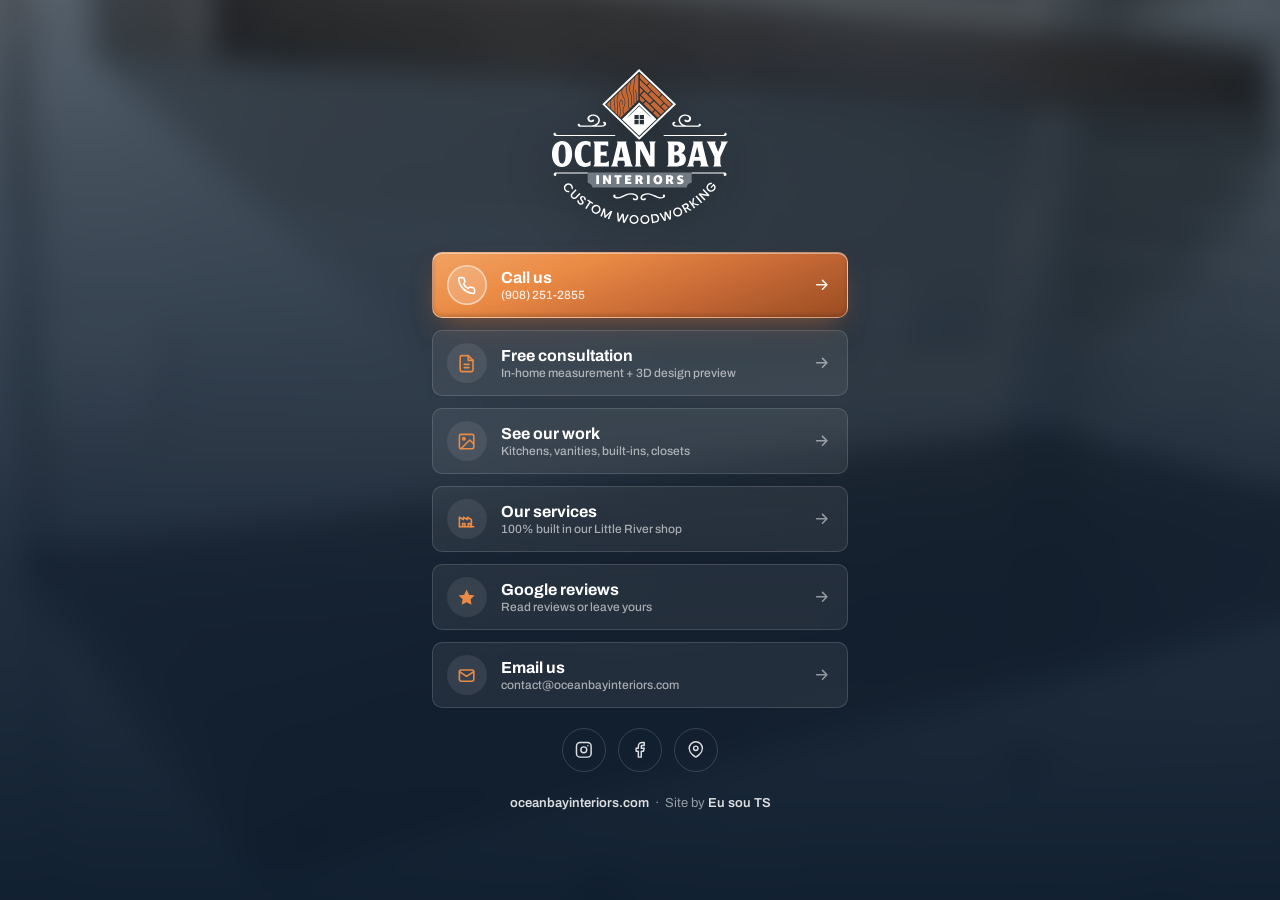
<file: redirect.html>
<!DOCTYPE html>
<html lang="en">
<head>
  <meta charset="utf-8">
  <meta name="viewport" content="width=device-width, initial-scale=1">
  <title>Ocean Bay Interiors | Custom Cabinets, Little River SC</title>
  <meta name="description" content="Ocean Bay Interiors — custom cabinets designed, built and installed in Little River, SC. Call, request a free consultation or see our latest projects.">
  <meta name="robots" content="noindex, follow">
  <link rel="canonical" href="https://oceanbayinteriors.com/redirect">
  <meta name="theme-color" content="#0b1d33">
  <meta property="og:type" content="website">
  <meta property="og:title" content="Ocean Bay Interiors | Custom Cabinets, Little River SC">
  <meta property="og:description" content="Custom cabinets designed, built and installed in Little River, SC. Call or request a free consultation.">
  <meta property="og:image" content="https://oceanbayinteriors.com/assets/og/og-image.jpg">
  <link rel="icon" href="/favicon.ico" sizes="32x32">
  <link rel="icon" href="/assets/logo/logo-mark-color.svg" type="image/svg+xml">
  <link rel="apple-touch-icon" href="/assets/logo/icon-180.png">
  <link rel="preconnect" href="https://fonts.googleapis.com">
  <link rel="preconnect" href="https://fonts.gstatic.com" crossorigin>
  <link rel="stylesheet" href="https://fonts.googleapis.com/css2?family=Archivo:wght@400;600;700&family=Bitter:ital,wght@0,800;1,300&display=swap">
  <!-- Google Tag Manager -->
  <script>(function(w,d,s,l,i){w[l]=w[l]||[];w[l].push({'gtm.start':
  new Date().getTime(),event:'gtm.js'});var f=d.getElementsByTagName(s)[0],
  j=d.createElement(s),dl=l!='dataLayer'?'&l='+l:'';j.async=true;j.src=
  'https://www.googletagmanager.com/gtm.js?id='+i+dl;f.parentNode.insertBefore(j,f);
  })(window,document,'script','dataLayer','GTM-5S8JLXHV');</script>
  <!-- End Google Tag Manager -->
  <style>
    /* Self-contained link-in-bio card. Same tokens as the site, but no dependency on style.css. */
    :root {
      --copper: #c56835; --copper-bright: #ea8b45; --copper-gloss: linear-gradient(160deg, #f2a262 0%, #ea8b45 30%, #c56835 65%, #9a4c22 100%);
      --copper-shadow: 0 12px 28px -10px rgba(197, 104, 53, 0.65), inset 0 1px 0 rgba(255, 255, 255, 0.45), inset 0 -2px 4px rgba(0, 0, 0, 0.18);
      --navy: #193658; --navy-deep: #0b1d33; --wood: #9a5028; --paper: #fff; --ink: #1d1d1b; --slate: #727a84;
      --font: "Archivo", "Helvetica Neue", Arial, sans-serif; --font-display: "Bitter", Georgia, serif;
      --ease: cubic-bezier(0.2, 0.7, 0.2, 1);
    }
    *, *::before, *::after { box-sizing: border-box; }
    html { -webkit-text-size-adjust: 100%; }
    body {
      margin: 0; min-height: 100svh; font-family: var(--font); color: #fff; -webkit-font-smoothing: antialiased;
      background: var(--navy-deep); display: grid; place-items: center; padding: 1.5rem 1rem 2rem; position: relative; overflow-x: hidden;
    }
    /* Blurred shop photo behind everything, tinted navy */
    .bg { position: fixed; inset: -6%; z-index: -2; background: url("/assets/video/hero-poster-720.jpg") center / cover no-repeat; filter: blur(14px) saturate(0.8); transform: scale(1.05); }
    .bg::after { content: ""; position: absolute; inset: 0; background: linear-gradient(180deg, rgba(11, 29, 51, 0.55) 0%, rgba(11, 29, 51, 0.9) 60%, #0b1d33 100%); }
    @media (min-width: 40em) { .bg { background-image: url("/assets/video/hero-poster-1280.jpg"); } }

    .card { width: 100%; max-width: 26rem; text-align: center; }
    .card > * { animation: rise 0.8s var(--ease) both; }
    .card > :nth-child(2) { animation-delay: 0.08s; } .card > :nth-child(3) { animation-delay: 0.16s; }
    .card > :nth-child(4) { animation-delay: 0.24s; } .card > :nth-child(5) { animation-delay: 0.32s; } .card > :nth-child(6) { animation-delay: 0.4s; }
    @keyframes rise { from { opacity: 0; transform: translateY(18px); } to { opacity: 1; transform: none; } }

    .logo { width: 11rem; height: auto; margin: 0 auto 1.75rem; display: block; filter: drop-shadow(0 12px 24px rgba(0, 0, 0, 0.45)); }
    .visually-hidden { position: absolute !important; width: 1px; height: 1px; padding: 0; margin: -1px; overflow: hidden; clip: rect(0 0 0 0); white-space: nowrap; border: 0; }

    .links { display: grid; gap: 0.75rem; margin: 0 0 1.25rem; padding: 0; list-style: none; }
    .link {
      display: flex; align-items: center; gap: 0.9rem; min-height: 3.5rem; padding: 0.75rem 1rem 0.75rem 0.85rem;
      border-radius: 10px; text-decoration: none; color: #fff; font-weight: 700; font-size: 1rem; text-align: left;
      background: rgba(255, 255, 255, 0.07); border: 1px solid rgba(255, 255, 255, 0.14);
      backdrop-filter: blur(10px); -webkit-backdrop-filter: blur(10px);
      transition: transform 0.2s var(--ease), background-color 0.2s var(--ease), border-color 0.2s var(--ease);
    }
    .link:hover, .link:focus-visible { transform: translateY(-2px); background: rgba(255, 255, 255, 0.12); border-color: rgba(255, 255, 255, 0.3); outline: none; }
    .link:active { transform: translateY(0); }
    .link small { display: block; font-weight: 500; font-size: 0.75rem; color: rgba(255, 255, 255, 0.6); margin-top: 0.1rem; }
    .link .ico { flex: none; width: 2.5rem; height: 2.5rem; border-radius: 50%; display: grid; place-items: center; background: rgba(255, 255, 255, 0.08); color: var(--copper-bright); }
    .link .ico svg { width: 1.2rem; height: 1.2rem; }
    .link .arr { margin-left: auto; width: 1.1rem; height: 1.1rem; opacity: 0.5; transition: transform 0.2s var(--ease), opacity 0.2s var(--ease); }
    .link:hover .arr { transform: translateX(3px); opacity: 1; }
    .link--primary { background: var(--copper-gloss); border-color: rgba(255, 255, 255, 0.35); box-shadow: var(--copper-shadow); }
    .link--primary:hover { background: var(--copper-gloss); filter: brightness(1.06); }
    .link--primary .ico { background: rgba(255, 255, 255, 0.18); color: #fff; box-shadow: inset 0 0 0 1.5px rgba(255, 255, 255, 0.5); }
    .link--primary small { color: rgba(255, 255, 255, 0.85); }
    .link--primary .arr { opacity: 0.9; }

    .social { display: flex; justify-content: center; gap: 0.75rem; margin: 0 0 1.5rem; padding: 0; list-style: none; }
    .social a { width: 2.75rem; height: 2.75rem; border-radius: 50%; display: grid; place-items: center; color: rgba(255, 255, 255, 0.85); border: 1px solid rgba(255, 255, 255, 0.16); transition: background-color 0.2s var(--ease), border-color 0.2s var(--ease), color 0.2s var(--ease); }
    .social a:hover { background: var(--copper); border-color: var(--copper); color: #fff; }
    .social svg { width: 1.1rem; height: 1.1rem; }

    .site { font-size: 0.8125rem; color: rgba(255, 255, 255, 0.55); }
    .site a { color: rgba(255, 255, 255, 0.85); text-decoration: none; font-weight: 600; }
    .site a:hover { color: var(--copper-bright); }
    @media (prefers-reduced-motion: reduce) { .card > * { animation: none; } }
  </style>
</head>
<body>
  <!-- Google Tag Manager (noscript) -->
  <noscript><iframe src="https://www.googletagmanager.com/ns.html?id=GTM-5S8JLXHV" height="0" width="0" style="display:none;visibility:hidden"></iframe></noscript>
  <!-- End Google Tag Manager (noscript) -->
  <div class="bg" aria-hidden="true"></div>

  <main class="card">
    <img class="logo" src="/assets/logo/logo-color.svg" alt="Ocean Bay Interiors, custom woodworking" width="176" height="155">
    <h1 class="visually-hidden">Ocean Bay Interiors — custom cabinets in Little River, SC</h1>

    <ul class="links">
      <li><a class="link link--primary" href="tel:+19082512855" data-track="bio_call">
        <span class="ico"><svg aria-hidden="true" viewBox="0 0 24 24" fill="none" stroke="currentColor" stroke-width="2" stroke-linecap="round" stroke-linejoin="round"><path d="M22 16.9v3a2 2 0 0 1-2.2 2 19.8 19.8 0 0 1-8.6-3.1 19.5 19.5 0 0 1-6-6A19.8 19.8 0 0 1 2.1 4.2 2 2 0 0 1 4.1 2h3a2 2 0 0 1 2 1.7c.1.9.4 1.8.7 2.6a2 2 0 0 1-.5 2.1L8 9.7a16 16 0 0 0 6 6l1.3-1.3a2 2 0 0 1 2.1-.4c.8.3 1.7.6 2.6.7a2 2 0 0 1 1.7 2z"/></svg></span>
        <span>Call us<small>(908) 251-2855</small></span>
        <svg class="arr" aria-hidden="true" viewBox="0 0 24 24" fill="none" stroke="currentColor" stroke-width="2.2" stroke-linecap="round" stroke-linejoin="round"><path d="M5 12h14M13 6l6 6-6 6"/></svg></a></li>
      <li><a class="link" href="/#contact" data-track="bio_consultation">
        <span class="ico"><svg aria-hidden="true" viewBox="0 0 24 24" fill="none" stroke="currentColor" stroke-width="2" stroke-linecap="round" stroke-linejoin="round"><path d="M14 2H6a2 2 0 0 0-2 2v16a2 2 0 0 0 2 2h12a2 2 0 0 0 2-2V8z"/><path d="M14 2v6h6M9 13h6M9 17h6"/></svg></span>
        <span>Free consultation<small>In-home measurement + 3D design preview</small></span>
        <svg class="arr" aria-hidden="true" viewBox="0 0 24 24" fill="none" stroke="currentColor" stroke-width="2.2" stroke-linecap="round" stroke-linejoin="round"><path d="M5 12h14M13 6l6 6-6 6"/></svg></a></li>
      <li><a class="link" href="/#portfolio" data-track="bio_gallery">
        <span class="ico"><svg aria-hidden="true" viewBox="0 0 24 24" fill="none" stroke="currentColor" stroke-width="2" stroke-linecap="round" stroke-linejoin="round"><rect x="3" y="3" width="18" height="18" rx="2"/><circle cx="8.5" cy="8.5" r="1.5"/><path d="m21 15-5-5L5 21"/></svg></span>
        <span>See our work<small>Kitchens, vanities, built-ins, closets</small></span>
        <svg class="arr" aria-hidden="true" viewBox="0 0 24 24" fill="none" stroke="currentColor" stroke-width="2.2" stroke-linecap="round" stroke-linejoin="round"><path d="M5 12h14M13 6l6 6-6 6"/></svg></a></li>
      <li><a class="link" href="/#services" data-track="bio_services">
        <span class="ico"><svg aria-hidden="true" viewBox="0 0 24 24" fill="none" stroke="currentColor" stroke-width="2" stroke-linecap="round" stroke-linejoin="round"><path d="M3 21V9l5 3V9l5 3V9l5 3v9"/><path d="M3 21h18"/><path d="M7 21v-4h3v4M14 21v-4h3v4"/></svg></span>
        <span>Our services<small>100% built in our Little River shop</small></span>
        <svg class="arr" aria-hidden="true" viewBox="0 0 24 24" fill="none" stroke="currentColor" stroke-width="2.2" stroke-linecap="round" stroke-linejoin="round"><path d="M5 12h14M13 6l6 6-6 6"/></svg></a></li>
      <li><a class="link" href="https://www.google.com/maps/place/?cid=1229193052149989524" rel="noopener" data-track="bio_google">
        <span class="ico"><svg aria-hidden="true" viewBox="0 0 24 24" fill="currentColor"><path d="m12 2 3.1 6.3 6.9 1-5 4.9 1.2 6.8L12 17.8 5.8 21l1.2-6.8-5-4.9 6.9-1z"/></svg></span>
        <span>Google reviews<small>Read reviews or leave yours</small></span>
        <svg class="arr" aria-hidden="true" viewBox="0 0 24 24" fill="none" stroke="currentColor" stroke-width="2.2" stroke-linecap="round" stroke-linejoin="round"><path d="M5 12h14M13 6l6 6-6 6"/></svg></a></li>
      <li><a class="link" href="mailto:contact@oceanbayinteriors.com" data-track="bio_email">
        <span class="ico"><svg aria-hidden="true" viewBox="0 0 24 24" fill="none" stroke="currentColor" stroke-width="2" stroke-linecap="round" stroke-linejoin="round"><rect x="3" y="5" width="18" height="14" rx="2"/><path d="m3 7 9 6 9-6"/></svg></span>
        <span>Email us<small>contact@oceanbayinteriors.com</small></span>
        <svg class="arr" aria-hidden="true" viewBox="0 0 24 24" fill="none" stroke="currentColor" stroke-width="2.2" stroke-linecap="round" stroke-linejoin="round"><path d="M5 12h14M13 6l6 6-6 6"/></svg></a></li>
    </ul>

    <ul class="social">
      <!-- [[TODO: social links]] -->
      <li><a href="[[TODO: Instagram URL]]" aria-label="Instagram" rel="noopener"><svg aria-hidden="true" viewBox="0 0 24 24" fill="none" stroke="currentColor" stroke-width="2" stroke-linecap="round" stroke-linejoin="round"><rect x="2" y="2" width="20" height="20" rx="5"/><circle cx="12" cy="12" r="4"/><path d="M17.5 6.5h.01"/></svg></a></li>
      <li><a href="[[TODO: Facebook URL]]" aria-label="Facebook" rel="noopener"><svg aria-hidden="true" viewBox="0 0 24 24" fill="none" stroke="currentColor" stroke-width="2" stroke-linecap="round" stroke-linejoin="round"><path d="M18 2h-3a5 5 0 0 0-5 5v3H7v4h3v8h4v-8h3l1-4h-4V7a1 1 0 0 1 1-1h3z"/></svg></a></li>
      <li><a href="https://www.google.com/maps/place/?cid=1229193052149989524" aria-label="Google Business Profile" rel="noopener"><svg aria-hidden="true" viewBox="0 0 24 24" fill="none" stroke="currentColor" stroke-width="2" stroke-linecap="round" stroke-linejoin="round"><path d="M21 10c0 7-9 12-9 12S3 17 3 10a9 9 0 0 1 18 0z"/><circle cx="12" cy="10" r="3"/></svg></a></li>
    </ul>

    <p class="site"><a href="/">oceanbayinteriors.com</a> &nbsp;&middot;&nbsp; Site by <a href="https://eusouts.com" rel="noopener">Eu sou TS</a></p>
  </main>
</body>
</html>
</file>
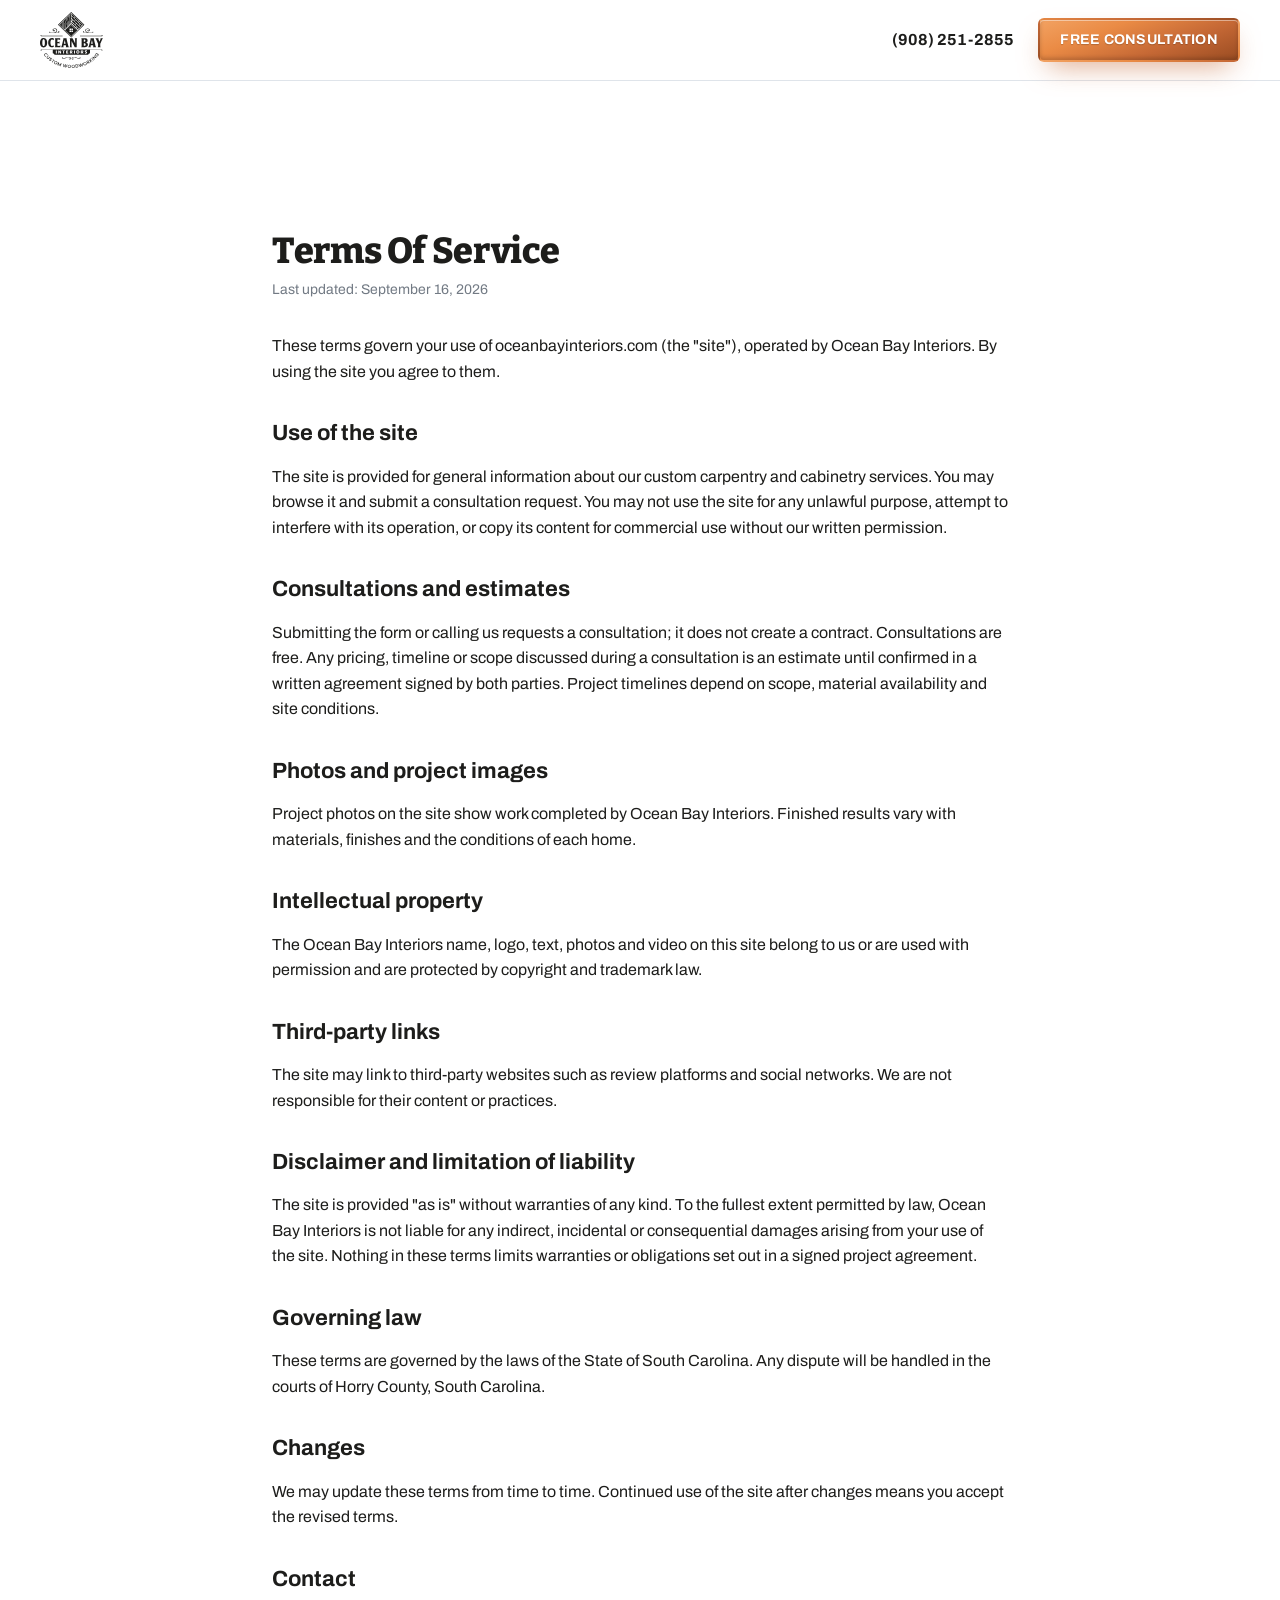
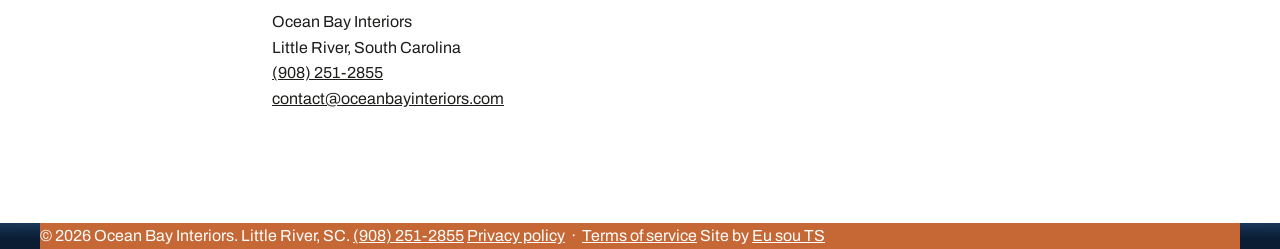
<file: terms.html>
<!DOCTYPE html>
<html lang="en">
<head>
  <meta charset="utf-8">
  <meta name="viewport" content="width=device-width, initial-scale=1">
  <title>Terms of Service | Ocean Bay Interiors</title>
  <meta name="description" content="Terms for using oceanbayinteriors.com and requesting a consultation from Ocean Bay Interiors, custom cabinetry in Little River, SC.">
  <link rel="canonical" href="https://oceanbayinteriors.com/terms">
  <meta property="og:type" content="website">
  <meta property="og:site_name" content="Ocean Bay Interiors">
  <meta property="og:title" content="Terms of Service | Ocean Bay Interiors">
  <meta property="og:description" content="Terms for using oceanbayinteriors.com and requesting a consultation from Ocean Bay Interiors, custom cabinetry in Little River, SC.">
  <meta property="og:url" content="https://oceanbayinteriors.com/terms">
  <meta property="og:image" content="https://oceanbayinteriors.com/assets/og/og-image.jpg">
  <meta name="twitter:card" content="summary_large_image">
  <meta name="theme-color" content="#193658">
  <link rel="icon" href="/favicon.ico" sizes="32x32">
  <link rel="icon" href="/assets/logo/logo-mark-color.svg" type="image/svg+xml">
  <link rel="apple-touch-icon" href="/assets/logo/icon-180.png">
  <link rel="preconnect" href="https://fonts.googleapis.com">
  <link rel="preconnect" href="https://fonts.gstatic.com" crossorigin>
  <link rel="stylesheet" href="https://fonts.googleapis.com/css2?family=Archivo:wght@400;600;700;800&family=Bitter:ital,wght@0,700;0,800;1,300;1,500&display=swap">
  <link rel="stylesheet" href="/css/style.css">
  <!-- Google Tag Manager -->
  <script>(function(w,d,s,l,i){w[l]=w[l]||[];w[l].push({'gtm.start':
  new Date().getTime(),event:'gtm.js'});var f=d.getElementsByTagName(s)[0],
  j=d.createElement(s),dl=l!='dataLayer'?'&l='+l:'';j.async=true;j.src=
  'https://www.googletagmanager.com/gtm.js?id='+i+dl;f.parentNode.insertBefore(j,f);
  })(window,document,'script','dataLayer','GTM-5S8JLXHV');</script>
  <!-- End Google Tag Manager -->
</head>
<body class="page-simple">
  <noscript><iframe src="https://www.googletagmanager.com/ns.html?id=GTM-5S8JLXHV" height="0" width="0" style="display:none;visibility:hidden"></iframe></noscript>

  <header class="site-header is-solid">
    <div class="container nav">
      <a class="brand" href="/" aria-label="Ocean Bay Interiors, home">
        <img class="brand__logo brand__logo--light" src="/assets/logo/logo-black.svg" alt="Ocean Bay Interiors, custom woodworking" width="68" height="60">
      </a>      <div class="nav__right">
        <a class="nav__phone" href="tel:+19082512855">(908) 251-2855</a>
        <a class="btn btn-primary nav__cta" href="/#contact">Free consultation</a>
      </div>
    </div>
  </header>

  <main id="main">
    <article class="container legal">
      <h1 class="h1">Terms of service</h1>
      <p class="updated">Last updated: September 16, 2026</p>

      <p>These terms govern your use of oceanbayinteriors.com (the "site"), operated by Ocean Bay Interiors. By using the site you agree to them.</p>

      <h2>Use of the site</h2>
      <p>The site is provided for general information about our custom carpentry and cabinetry services. You may browse it and submit a consultation request. You may not use the site for any unlawful purpose, attempt to interfere with its operation, or copy its content for commercial use without our written permission.</p>

      <h2>Consultations and estimates</h2>
      <p>Submitting the form or calling us requests a consultation; it does not create a contract. Consultations are free. Any pricing, timeline or scope discussed during a consultation is an estimate until confirmed in a written agreement signed by both parties. Project timelines depend on scope, material availability and site conditions.</p>

      <h2>Photos and project images</h2>
      <p>Project photos on the site show work completed by Ocean Bay Interiors. Finished results vary with materials, finishes and the conditions of each home.</p>

      <h2>Intellectual property</h2>
      <p>The Ocean Bay Interiors name, logo, text, photos and video on this site belong to us or are used with permission and are protected by copyright and trademark law.</p>

      <h2>Third-party links</h2>
      <p>The site may link to third-party websites such as review platforms and social networks. We are not responsible for their content or practices.</p>

      <h2>Disclaimer and limitation of liability</h2>
      <p>The site is provided "as is" without warranties of any kind. To the fullest extent permitted by law, Ocean Bay Interiors is not liable for any indirect, incidental or consequential damages arising from your use of the site. Nothing in these terms limits warranties or obligations set out in a signed project agreement.</p>

      <h2>Governing law</h2>
      <p>These terms are governed by the laws of the State of South Carolina. Any dispute will be handled in the courts of Horry County, South Carolina.</p>

      <h2>Changes</h2>
      <p>We may update these terms from time to time. Continued use of the site after changes means you accept the revised terms.</p>

      <h2>Contact</h2>
      <p>Ocean Bay Interiors<br>Little River, South Carolina<br><a href="tel:+19082512855">(908) 251-2855</a><br><a href="mailto:contact@oceanbayinteriors.com">contact@oceanbayinteriors.com</a></p>
    </article>
  </main>

  <footer class="site-footer">
    <div class="container footer__bottom" style="margin-top:0;border-top:0;padding-top:0">
      <span>&copy; 2026 Ocean Bay Interiors. Little River, SC. <a href="tel:+19082512855">(908) 251-2855</a></span>
      <span><a href="/privacy-policy">Privacy policy</a> &nbsp;&middot;&nbsp; <a href="/terms">Terms of service</a></span>
      <span>Site by <a href="https://eusouts.com" rel="noopener">Eu sou TS</a></span>
    </div>
  </footer>
</body>
</html>
</file>
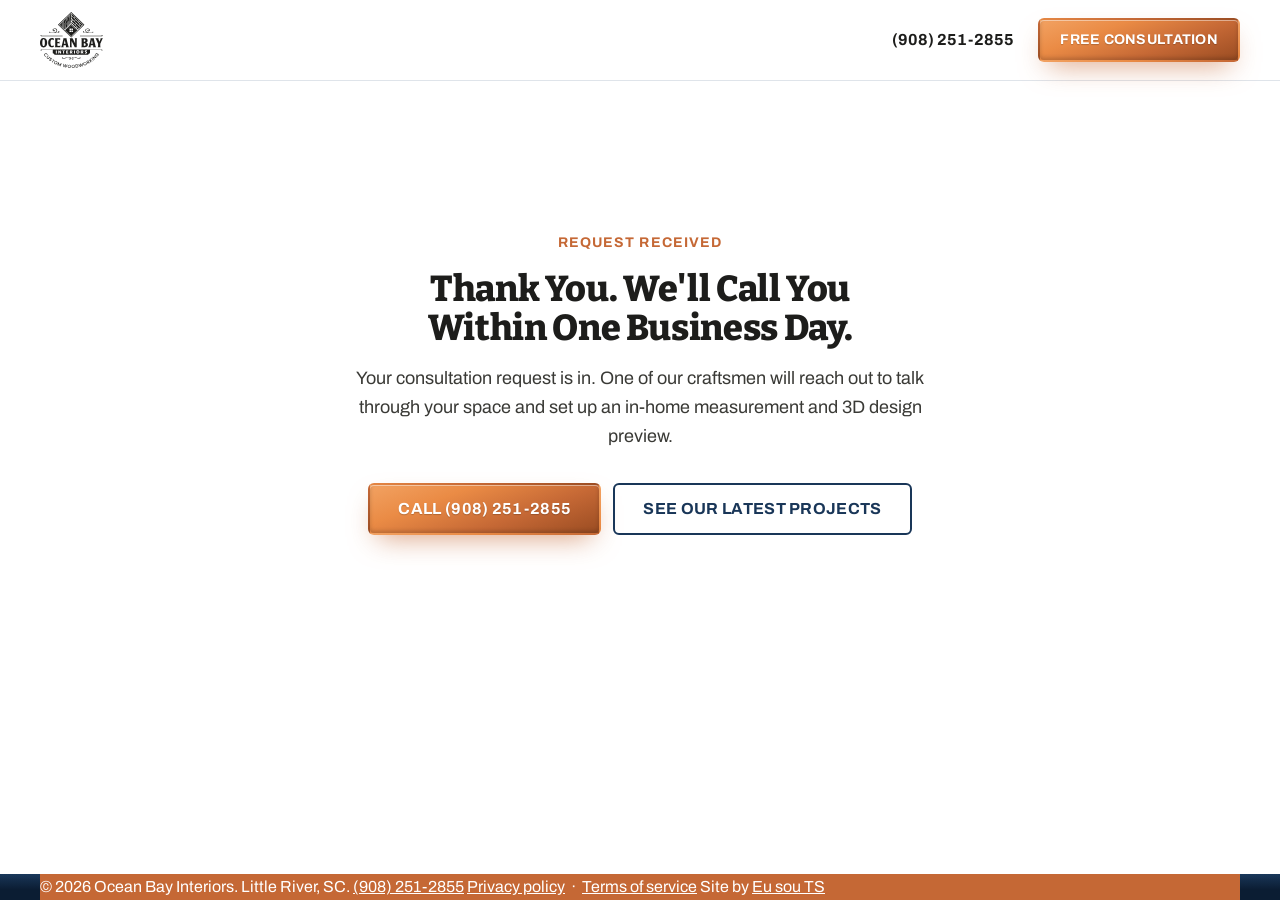
<file: thanks.html>
<!DOCTYPE html>
<html lang="en">
<head>
  <meta charset="utf-8">
  <meta name="viewport" content="width=device-width, initial-scale=1">
  <title>Request Received | Ocean Bay Interiors</title>
  <meta name="description" content="Thanks for contacting Ocean Bay Interiors. We'll call you back within one business day to schedule your free consultation.">
  <meta name="robots" content="noindex, follow">
  <link rel="canonical" href="https://oceanbayinteriors.com/thanks">
  <meta property="og:type" content="website">
  <meta property="og:site_name" content="Ocean Bay Interiors">
  <meta property="og:title" content="Request Received | Ocean Bay Interiors">
  <meta property="og:description" content="Thanks for contacting Ocean Bay Interiors. We'll call you back within one business day to schedule your free consultation.">
  <meta property="og:url" content="https://oceanbayinteriors.com/thanks">
  <meta property="og:image" content="https://oceanbayinteriors.com/assets/og/og-image.jpg">
  <meta name="twitter:card" content="summary_large_image">
  <meta name="theme-color" content="#193658">
  <link rel="icon" href="/favicon.ico" sizes="32x32">
  <link rel="icon" href="/assets/logo/logo-mark-color.svg" type="image/svg+xml">
  <link rel="apple-touch-icon" href="/assets/logo/icon-180.png">
  <link rel="preconnect" href="https://fonts.googleapis.com">
  <link rel="preconnect" href="https://fonts.gstatic.com" crossorigin>
  <link rel="stylesheet" href="https://fonts.googleapis.com/css2?family=Archivo:wght@400;600;700;800&family=Bitter:ital,wght@0,700;0,800;1,300;1,500&display=swap">
  <link rel="stylesheet" href="/css/style.css">
  <!-- Google Tag Manager -->
  <script>(function(w,d,s,l,i){w[l]=w[l]||[];w[l].push({'gtm.start':
  new Date().getTime(),event:'gtm.js'});var f=d.getElementsByTagName(s)[0],
  j=d.createElement(s),dl=l!='dataLayer'?'&l='+l:'';j.async=true;j.src=
  'https://www.googletagmanager.com/gtm.js?id='+i+dl;f.parentNode.insertBefore(j,f);
  })(window,document,'script','dataLayer','GTM-5S8JLXHV');</script>
  <!-- End Google Tag Manager -->
  <script>window.dataLayer = window.dataLayer || []; window.dataLayer.push({ event: 'form_submission_success', form_id: 'form01' });</script>
</head>
<body class="page-simple">
  <!-- Google Tag Manager (noscript) -->
  <noscript><iframe src="https://www.googletagmanager.com/ns.html?id=GTM-5S8JLXHV" height="0" width="0" style="display:none;visibility:hidden"></iframe></noscript>
  <!-- End Google Tag Manager (noscript) -->

  <header class="site-header is-solid">
    <div class="container nav">
      <a class="brand" href="/" aria-label="Ocean Bay Interiors, home">
        <img class="brand__logo brand__logo--light" src="/assets/logo/logo-black.svg" alt="Ocean Bay Interiors, custom woodworking" width="68" height="60">
      </a>      <div class="nav__right">
        <a class="nav__phone" href="tel:+19082512855">(908) 251-2855</a>
        <a class="btn btn-primary nav__cta" href="/#contact">Free consultation</a>
      </div>
    </div>
  </header>

  <main id="main">
    <div class="container page-center">
      <span class="kicker" style="justify-content:center">Request received</span>
      <h1 class="h1">Thank you. We'll call you within one business day.</h1>
      <p class="lead">Your consultation request is in. One of our craftsmen will reach out to talk through your space and set up an in-home measurement and 3D design preview.</p>
      <div class="actions">
        <a class="btn btn-primary" href="tel:+19082512855">Call (908) 251-2855</a>
        <a class="btn btn-outline" href="/#portfolio">See our latest projects</a>
      </div>
    </div>
  </main>

  <footer class="site-footer">
    <div class="container footer__bottom" style="margin-top:0;border-top:0;padding-top:0">
      <span>&copy; 2026 Ocean Bay Interiors. Little River, SC. <a href="tel:+19082512855">(908) 251-2855</a></span>
      <span><a href="/privacy-policy">Privacy policy</a> &nbsp;&middot;&nbsp; <a href="/terms">Terms of service</a></span>
      <span>Site by <a href="https://eusouts.com" rel="noopener">Eu sou TS</a></span>
    </div>
  </footer>
</body>
</html>
</file>
<file: css/style.css>
/* ==========================================================================
   Ocean Bay Interiors - design system + page styles
   Tokens are derived from the logo: copper, slate, near-black, white.
   ========================================================================== */

:root {
  /* brand */
  --copper: #c56835;
  --copper-deep: #a4562b;
  --copper-bright: #ea8b45;
  --copper-soft: #f6e6da;
  /* wood: the grain tones from the textured logo, deeper than copper */
  --wood: #9a5028;
  --wood-deep: #5e3116;
  --wood-dark: #3f2110;
  --wood-soft: #f4e7dc;
  --slate: #727a84;
  --slate-light: #a7adb5;
  --ink: #1d1d1b;
  --ink-2: #2a2a27;
  --ink-3: #3a3a36;
  --navy: #193658;          /* client brand blue (from original logo) */
  --navy-deep: #0b1d33;
  --navy-light: #24507d;
  --teal: #0f5f82;
  --cyan: #2ad4ef;          /* glow accent, never for text on white */
  --paper: #ffffff;
  --mist: #f2f5f8;
  --line: #dfe4ea;
  --line-dark: rgba(255, 255, 255, 0.14);

  /* surfaces */
  --dark-bg: radial-gradient(120% 90% at 85% 0%, rgba(42, 212, 239, 0.28), transparent 55%),
             radial-gradient(80% 60% at 0% 100%, rgba(15, 95, 130, 0.55), transparent 60%),
             linear-gradient(160deg, var(--navy) 0%, var(--navy-deep) 100%);
  --copper-gloss: linear-gradient(160deg, #f2a262 0%, var(--copper-bright) 30%, var(--copper) 65%, #9a4c22 100%);
  --copper-shadow: 0 12px 28px -10px rgba(197, 104, 53, 0.65), inset 0 1px 0 rgba(255, 255, 255, 0.45), inset 0 -2px 4px rgba(0, 0, 0, 0.18);

  /* type */
  --font: "Archivo", "Helvetica Neue", Arial, sans-serif;
  --font-display: "Bitter", "Roboto Slab", Georgia, serif;   /* slab serif, close to the logo lettering */
  --wood-bg: radial-gradient(90% 70% at 100% 0%, rgba(197, 104, 53, 0.35), transparent 60%),
             linear-gradient(160deg, var(--wood-deep) 0%, var(--wood-dark) 100%);
  --fs-0: 0.875rem;   /* 14 */
  --fs-1: 1rem;       /* 16 */
  --fs-2: 1.125rem;   /* 18 */
  --fs-3: 1.375rem;   /* 22 */
  --fs-4: clamp(1.6rem, 1.2rem + 1.6vw, 2.25rem);   /* h2 */
  --fs-5: clamp(2.1rem, 1.4rem + 3.4vw, 4rem);      /* h1 */
  --lh-tight: 1.05;
  --lh-body: 1.6;

  /* space */
  --s-1: 0.25rem;
  --s-2: 0.5rem;
  --s-3: 0.75rem;
  --s-4: 1rem;
  --s-5: 1.5rem;
  --s-6: 2rem;
  --s-7: 3rem;
  --s-8: 4rem;
  --s-9: 6rem;
  --section: clamp(4rem, 3rem + 5vw, 7.5rem);
  --gutter: clamp(1rem, 4vw, 2.5rem);
  --container: 76rem;

  /* shape */
  --radius: 6px;
  --shadow: 0 18px 40px -20px rgba(11, 29, 51, 0.35);
  --ease: cubic-bezier(0.2, 0.7, 0.2, 1);
  --nav-h: 5rem;
}

/* --------------------------------------------------------------------------
   Base
   -------------------------------------------------------------------------- */
*, *::before, *::after { box-sizing: border-box; }
html { scroll-behavior: smooth; -webkit-text-size-adjust: 100%; overflow-x: clip; }
@media (prefers-reduced-motion: reduce) { html { scroll-behavior: auto; } }

body {
  margin: 0;
  font-family: var(--font);
  font-size: var(--fs-1);
  line-height: var(--lh-body);
  color: var(--ink);
  background: var(--paper);
  -webkit-font-smoothing: antialiased;
  overflow-x: hidden;
}

img, video, svg { display: block; max-width: 100%; }
img { height: auto; }
a { color: inherit; }
button { font: inherit; color: inherit; }
h1, h2, h3, h4, p, ul, ol, figure { margin: 0; }
ul[role="list"], ol[role="list"] { list-style: none; padding: 0; }

:focus-visible { outline: 3px solid var(--copper); outline-offset: 3px; }

.visually-hidden {
  position: absolute !important; width: 1px; height: 1px; padding: 0; margin: -1px;
  overflow: hidden; clip: rect(0 0 0 0); white-space: nowrap; border: 0;
}

.skip-link {
  position: absolute; left: var(--s-4); top: -100px; z-index: 100;
  background: var(--ink); color: #fff; padding: var(--s-3) var(--s-4); border-radius: var(--radius);
}
.skip-link:focus { top: var(--s-4); }

.container { width: min(100% - 2 * var(--gutter), var(--container)); margin-inline: auto; }

/* --------------------------------------------------------------------------
   Typography
   -------------------------------------------------------------------------- */
/* Headings in the slab serif from the logo; body and UI stay in Archivo */
.h1, .h2, .h3 {
  font-family: var(--font-display);
  font-weight: 800;
  line-height: 1.08;
  letter-spacing: -0.01em;
  text-wrap: balance;
}
.h1, .h2 { text-transform: capitalize; } /* Title Case on every section headline, italic line included */
.h1 { font-size: var(--fs-5); }
.h2 { font-size: var(--fs-4); color: var(--navy); }
.h2--sm { font-size: clamp(1.5rem, 1.2rem + 1.2vw, 1.9rem); }
.h3 { font-size: var(--fs-3); color: var(--navy); }
/* Two registers in one headline: heavy slab line, then light italic on its own line in wood brown */
.h1 em, .h2 em { display: block; font-style: italic; font-weight: 300; letter-spacing: 0; color: var(--wood); padding-bottom: 0.05em; }
.section--dark .h2 em, .h1 em { color: var(--copper-bright); }

.kicker {
  display: block;
  font-size: var(--fs-0);
  font-weight: 700;
  letter-spacing: 0.08em;
  text-transform: uppercase;
  color: var(--copper);
  margin-bottom: var(--s-4);
}
.kicker--light { color: var(--copper-bright); }

.lead { font-size: var(--fs-2); color: var(--ink-3); max-width: 62ch; }
.measure { max-width: 62ch; }
.muted { color: var(--slate); }

.section-head { margin-bottom: clamp(2rem, 1rem + 3vw, 3.5rem); }
.section-head .h2 { max-width: 20ch; }
.section-head p { margin-top: var(--s-4); }

/* --------------------------------------------------------------------------
   Buttons
   -------------------------------------------------------------------------- */
.btn {
  display: inline-flex; align-items: center; justify-content: center; gap: var(--s-2);
  min-height: 3.25rem; padding: 0 1.75rem;
  border-radius: var(--radius); border: 2px solid transparent;
  font-weight: 700; font-size: var(--fs-1); letter-spacing: 0.02em; text-transform: uppercase;
  text-decoration: none; cursor: pointer; text-align: center; line-height: 1.2; padding-block: 0.75rem;
  transition: background-color 0.2s var(--ease), color 0.2s var(--ease), border-color 0.2s var(--ease), transform 0.15s var(--ease);
}
@media (min-width: 48em) { .btn { white-space: nowrap; } }
.about > *, .why > *, .faq > *, .contact > * { min-width: 0; }
.btn:active { transform: translateY(1px); }
.btn-primary {
  background: var(--copper-gloss); color: #fff; border-color: transparent;
  box-shadow: var(--copper-shadow); text-shadow: 0 1px 1px rgba(0, 0, 0, 0.2);
}
.btn-primary:hover { filter: brightness(1.08); box-shadow: 0 16px 32px -10px rgba(197, 104, 53, 0.8), inset 0 1px 0 rgba(255, 255, 255, 0.5), inset 0 -2px 4px rgba(0, 0, 0, 0.18); }

/* Copper seal: the glossy disc from the brand's Instagram highlights */
.seal {
  display: inline-grid; place-items: center; flex: none;
  width: 3rem; height: 3rem; border-radius: 50%;
  background: var(--copper-gloss); color: #fff;
  box-shadow: var(--copper-shadow), 0 0 0 3px rgba(255, 255, 255, 0.06);
  font-weight: 800; font-size: 1rem; letter-spacing: 0;
}
.seal svg { width: 1.35rem; height: 1.35rem; stroke-width: 2.6; }
.seal--sm { width: 1.75rem; height: 1.75rem; }
.seal--sm svg { width: 0.95rem; height: 0.95rem; }
.seal--lg { width: 4rem; height: 4rem; font-size: 1.25rem; }
.seal--lg svg { width: 1.75rem; height: 1.75rem; }
/* Ref: solid dark rectangular CTA on light sections (copper gloss stays on dark sections) */
.btn-dark { background: var(--navy-deep); color: #fff; border-color: var(--navy-deep); border-radius: 3px; padding-inline: 2rem; }
.btn-dark:hover { background: var(--navy); border-color: var(--navy); }
.btn-outline { background: transparent; color: var(--navy); border-color: var(--navy); }
.btn-outline:hover { background: var(--navy); color: #fff; }
.btn-outline--light, .section--dark .btn-outline { color: #fff; border-color: #fff; }
.btn-outline--light:hover, .section--dark .btn-outline:hover { background: #fff; color: var(--ink); }
.btn-link {
  display: inline-flex; align-items: center; gap: var(--s-2);
  font-weight: 700; text-transform: uppercase; letter-spacing: 0.04em; font-size: var(--fs-0);
  color: var(--copper); text-decoration: none; min-height: 2.75rem;
}
.btn-link:hover { color: var(--copper-deep); text-decoration: underline; text-underline-offset: 4px; }
.btn svg, .btn-link svg { width: 1.1em; height: 1.1em; flex: none; }
.btn .arrow { margin-left: 0.15em; transition: transform 0.25s var(--ease); }
.btn:hover .arrow { transform: translateX(4px); }

/* --------------------------------------------------------------------------
   Header / nav
   -------------------------------------------------------------------------- */
/* Top bar (house style): location, email, phone, socials */
/* Minimal: flat dark band, small tracked type, thin icons, no boxes */
.topbar { display: none; background: var(--navy-deep); color: rgba(255, 255, 255, 0.72); font-size: 0.75rem; font-weight: 600; letter-spacing: 0.06em; border-bottom: 1px solid rgba(255, 255, 255, 0.06); }
.topbar__in { display: flex; align-items: center; justify-content: space-between; gap: var(--s-4); min-height: 2.5rem; }
.topbar__right { display: flex; align-items: center; gap: var(--s-6); }
.topbar__item { display: inline-flex; align-items: center; gap: var(--s-2); text-decoration: none; color: inherit; transition: color 0.2s var(--ease); }
.topbar__item svg { width: 0.9rem; height: 0.9rem; stroke-width: 1.75; opacity: 0.8; }
a.topbar__item:hover { color: #fff; }
.topbar__social { display: inline-flex; gap: var(--s-4); }
.topbar__social a { display: grid; place-items: center; color: inherit; transition: color 0.2s var(--ease); }
.topbar__social a:hover { color: var(--copper-bright); }
.topbar__social svg { width: 0.9rem; height: 0.9rem; stroke-width: 1.75; }
@media (min-width: 48em) { .topbar { display: block; } }

.site-header {
  position: sticky; top: 0; z-index: 50;
  margin-bottom: calc(var(--nav-h) * -1); /* lets the hero slide underneath */
  height: var(--nav-h);
  color: #fff;
  transition: background-color 0.3s var(--ease), color 0.3s var(--ease), box-shadow 0.3s var(--ease);
}
.site-header::before {
  content: ""; position: absolute; inset: 0; z-index: -1;
  background: linear-gradient(to bottom, rgba(11, 29, 51, 0.7), rgba(11, 29, 51, 0));
  transition: opacity 0.3s var(--ease);
}
.site-header.is-solid { background: rgba(255, 255, 255, 0.96); color: var(--ink); box-shadow: 0 1px 0 var(--line); }
/* Scrolled: compact bar + smaller logo. Height and negative margin change together, so nothing below shifts. */
.site-header.is-solid { height: 5rem; margin-bottom: -5rem; }
.site-header { transition: background-color 0.3s var(--ease), color 0.3s var(--ease), box-shadow 0.3s var(--ease), height 0.3s var(--ease), margin 0.3s var(--ease); }
.brand__logo { transition: height 0.3s var(--ease); }
.is-solid .brand__logo { height: 3.5rem; }
.site-header.is-solid::before { opacity: 0; }
@supports (backdrop-filter: blur(8px)) {
  .site-header.is-solid { background: rgba(255, 255, 255, 0.86); backdrop-filter: blur(10px); }
}

.nav { display: flex; align-items: center; justify-content: space-between; height: 100%; gap: var(--s-4); }

.brand { display: inline-flex; align-items: center; text-decoration: none; min-height: 2.75rem; flex: none; }
.brand__logo { height: 4.25rem; width: auto; }
.brand__logo--light { display: none; }
.is-solid .brand__logo--dark { display: none; }
.is-solid .brand__logo--light { display: block; }
.nav__right { display: flex; align-items: center; gap: var(--s-3); flex: none; }
@media (min-width: 64em) { .brand__logo { height: 7rem; } }
.nav__links { display: none; }
.nav__cta { display: none; }
.nav__phone { display: none; }

.nav-toggle {
  display: inline-flex; align-items: center; justify-content: center;
  width: 2.75rem; height: 2.75rem; border: 0; background: transparent; cursor: pointer; border-radius: var(--radius);
}
.nav-toggle span, .nav-toggle span::before, .nav-toggle span::after {
  content: ""; display: block; width: 1.5rem; height: 2px; background: currentColor; position: relative;
  transition: transform 0.25s var(--ease), opacity 0.2s;
}
.nav-toggle span::before { position: absolute; top: -7px; }
.nav-toggle span::after { position: absolute; top: 7px; }
.nav-toggle[aria-expanded="true"] span { background: transparent; }
.nav-toggle[aria-expanded="true"] span::before { transform: translateY(7px) rotate(45deg); }
.nav-toggle[aria-expanded="true"] span::after { transform: translateY(-7px) rotate(-45deg); }

.nav-drawer {
  position: fixed; inset: 0; z-index: 49;
  background: var(--dark-bg); color: #fff;
  padding: calc(var(--nav-h) + var(--s-6)) var(--gutter) var(--s-8);
  display: flex; flex-direction: column; gap: var(--s-2);
  transform: translateY(-8px); opacity: 0; visibility: hidden;
  transition: opacity 0.25s var(--ease), transform 0.25s var(--ease), visibility 0s 0.25s;
  overflow-y: auto;
}
.nav-drawer.is-open { transform: none; opacity: 1; visibility: visible; transition-delay: 0s; }
.nav-drawer a { color: #fff; text-decoration: none; font-size: 1.5rem; font-weight: 700; text-transform: uppercase; padding: var(--s-3) 0; border-bottom: 1px solid var(--line-dark); }
.nav-drawer .btn { margin-top: var(--s-5); border-bottom: 0; font-size: var(--fs-1); }
.nav-drawer .nav-drawer__phone { font-size: var(--fs-2); font-weight: 600; text-transform: none; border: 0; color: var(--slate-light); }
body.nav-open { overflow: hidden; }
body.nav-open .site-header { background: var(--navy); color: #fff; }
body.nav-open .site-header::before { opacity: 0; }
body.nav-open .brand__logo--light { display: none; }
body.nav-open .brand__logo--dark { display: block; }

@media (min-width: 64em) {
  :root { --nav-h: 7.5rem; }
  .nav-toggle, .nav-drawer { display: none; }
  .nav__links { display: flex; gap: clamp(1rem, 2vw, 2rem); }
  .nav__links a { text-decoration: none; font-weight: 600; font-size: var(--fs-0); letter-spacing: 0.06em; text-transform: uppercase; padding: var(--s-2) 0; position: relative; }
  .nav__links a::after { content: ""; position: absolute; left: 0; right: 0; bottom: 0; height: 2px; background: var(--copper); transform: scaleX(0); transform-origin: left; transition: transform 0.25s var(--ease); }
  .nav__links a:hover::after, .nav__links a[aria-current="true"]::after { transform: scaleX(1); }
  .nav__right { display: flex; align-items: center; gap: var(--s-5); }
  .nav__phone { display: inline-flex; align-items: center; gap: var(--s-2); text-decoration: none; font-weight: 700; font-size: var(--fs-1); min-height: 2.75rem; }
  .nav__phone svg { width: 1.1em; height: 1.1em; }
  .nav__cta { display: inline-flex; min-height: 2.75rem; padding-inline: 1.25rem; font-size: var(--fs-0); }
}

/* --------------------------------------------------------------------------
   Hero
   -------------------------------------------------------------------------- */
.hero {
  position: relative; isolation: isolate; z-index: 2; /* above the next section so the trust card can overlap it */
  min-height: 100svh; min-height: 100dvh;
  display: grid; align-items: end;
  color: #fff; background: var(--navy-deep);
  padding-top: var(--nav-h);
}
.hero__media { position: absolute; inset: 0; z-index: -2; overflow: hidden; }
.hero__media video, .hero__media img { width: 100%; height: 100%; object-fit: cover; }
.hero__media video { position: absolute; inset: 0; }
.hero__media--desktop { display: none; }
@media (min-width: 48em) {
  .hero__media--mobile { display: none; }
  .hero__media--desktop { display: block; }
}
/* Video-first hero (ref: Rhino Demolition): the footage stays clean; only a soft fade at the
   bottom so the one-line H1 and CTA read, plus a thin one under the transparent header. */
.hero::after {
  content: ""; position: absolute; inset: 0; z-index: -1;
  /* Shade pooled in the bottom-left corner, where the copy sits; the rest of the frame stays clean. */
  background:
    linear-gradient(to bottom, rgba(11, 29, 51, 0.55) 0%, rgba(11, 29, 51, 0) 22%),
    radial-gradient(ellipse 110% 95% at 0% 100%, rgba(11, 29, 51, 0.96) 0%, rgba(11, 29, 51, 0.82) 40%, rgba(11, 29, 51, 0.4) 70%, rgba(11, 29, 51, 0) 100%),
    linear-gradient(to top, rgba(11, 29, 51, 0.6) 0%, rgba(11, 29, 51, 0) 22%);
}
.hero__content {
  padding-block: clamp(3rem, 6vw, 6rem) clamp(2.5rem, 5vw, 4.5rem);
  max-width: 72rem; /* wide enough for "built for life in Little River, SC" on one line */
}
/* Capped at 3.5rem so "built for life in Little River, SC" fits the container on one line */
.hero__content .h1 { font-size: clamp(2.25rem, 1.4rem + 3.2vw, 3.5rem); margin-bottom: var(--s-6); }
/* Location stays on the "built for life" line: two lines total */
.hero__content .h1 { text-wrap: initial; }
.hero__content .h1 { text-shadow: 0 2px 4px rgba(11, 29, 51, 0.55), 0 12px 32px rgba(11, 29, 51, 0.45); }
.hero__content .h1 em { display: inline; font-size: 1em; font-weight: 500; white-space: nowrap; margin-left: 0.1em; }
@media (max-width: 63.99em) { .hero__content .h1 em { display: block; margin-left: 0; } } /* below desktop the line no longer fits: own line */
.hero__actions { display: flex; flex-wrap: wrap; gap: var(--s-3) var(--s-4); }

/* Rotating word in the H1: the current word slides up and out, the next slides in from below */
.swap { display: inline-block; position: relative; vertical-align: bottom; overflow: hidden; color: var(--copper-bright); padding-inline: 0.04em; }
.swap__word { display: inline-block; }
.swap.is-out .swap__word { animation: swap-out 0.35s var(--ease) forwards; }
.swap.is-in .swap__word { animation: swap-in 0.45s var(--ease); }
@keyframes swap-out { to { transform: translateY(-110%); opacity: 0; } }
@keyframes swap-in { from { transform: translateY(110%); opacity: 0; } to { transform: none; opacity: 1; } }

/* Entrance: headline then button rise into place on load */
@media (prefers-reduced-motion: no-preference) {
  .hero__content > * { opacity: 0; transform: translateY(24px); animation: hero-rise 0.9s var(--ease) forwards; }
  .hero__content > :nth-child(2) { animation-delay: 0.25s; }
  @keyframes hero-rise { to { opacity: 1; transform: none; } }
}
/* --------------------------------------------------------------------------
   Sections
   -------------------------------------------------------------------------- */
.section { padding-block: var(--section); position: relative; clip-path: inset(0); overflow-x: clip; } /* clip-path hides the deco pieces, overflow-x: clip keeps them from widening the page on mobile (neither breaks sticky) */

/* --------------------------------------------------------------------------
   Logo fragments: pieces of the Ocean Bay mark (flourishes, wood grain, bricks,
   house, diamond) floating softly behind the content, blurred, low opacity.
   Painted through mask-image so colour + blur are CSS. Purely decorative.
   -------------------------------------------------------------------------- */
.deco {
  position: absolute; z-index: 0; pointer-events: none;
  width: var(--w, 18rem); aspect-ratio: var(--ar, 1);
  background: var(--deco-color, var(--copper));
  -webkit-mask: var(--mask) center / contain no-repeat; mask: var(--mask) center / contain no-repeat;
  opacity: var(--o, 0.12); filter: blur(var(--blur, 3px));
  transform: rotate(var(--rot, 0deg));
  animation: deco-float var(--dur, 14s) ease-in-out infinite alternate;
  animation-delay: var(--delay, 0s);
}
.section > .container, .section > .about { position: relative; z-index: 1; }
.deco--flourish-left  { --mask: url("/assets/logo/frag/flourish-left.svg");  --ar: 2; }
.deco--flourish-right { --mask: url("/assets/logo/frag/flourish-right.svg"); --ar: 2.1; }
.deco--swash   { --mask: url("/assets/logo/frag/swash.svg");   --ar: 5.8; }
.deco--grain   { --mask: url("/assets/logo/frag/grain.svg");   --ar: 0.83; }
.deco--bricks  { --mask: url("/assets/logo/frag/bricks.svg");  --ar: 0.71; }
.deco--house   { --mask: url("/assets/logo/frag/house.svg");   --ar: 1.09; }
.deco--diamond { --mask: url("/assets/logo/frag/diamond.svg"); --ar: 1.04; }
@keyframes deco-float {
  from { transform: rotate(var(--rot, 0deg)) translateY(-10px); }
  to   { transform: rotate(var(--rot, 0deg)) translateY(14px); }
}
@media (prefers-reduced-motion: reduce) { .deco { animation: none; } }
@media (max-width: 47.99em) { .deco { --w: 10rem; opacity: calc(var(--o, 0.12) * 0.8); } .deco--hide-sm { display: none; } }
/* Two plain (white) sections back to back: drop the second one's top padding so the gap isn't doubled */
.section:not([class*="section--"]):not(.about-section) + .section:not([class*="section--"]) { padding-top: 0; }
.section--mist { background: var(--mist); }
.section--dark { background: var(--dark-bg); color: #fff; position: relative; }
.section--wood { background: var(--wood-bg); } /* deep wood brown from the logo grain */
.section--wood .kicker { color: var(--copper-bright); }
.section--wood .badge { border-color: rgba(255, 255, 255, 0.2); }
.section--dark .kicker { color: var(--copper-bright); }
.section--dark .lead, .section--dark .muted { color: rgba(255, 255, 255, 0.72); }
.section--dark .h2, .section--dark .h3 { color: #fff; }
.section__cta { margin-top: clamp(2rem, 1rem + 3vw, 3.5rem); }

/* About: split editorial. Photo bleeds to the left edge at full height; copy sits in the right column,
   aligned to the page container. Section padding is on the text column, not the section. */
.about-section { padding-block: 0; }
.about { display: grid; }
.about__media { margin: 0; }
.about__media img { width: 100%; height: 100%; aspect-ratio: 4 / 3; object-fit: cover; object-position: 50% 58%; }
.about__text { padding: clamp(1.75rem, 1.25rem + 1.5vw, 2.5rem) var(--gutter); }
.about__text .kicker { margin-bottom: var(--s-2); }
.about__text .h2 { font-size: clamp(1.5rem, 1.1rem + 1.3vw, 2rem); }
.about__p { color: var(--ink-3); line-height: 1.6; max-width: 56ch; margin-top: var(--s-4); }
.about__p + .about__p { margin-top: var(--s-3); }
.about__text .section__cta { margin-top: var(--s-5); }
@media (min-width: 60em) {
  /* 4 tracks: [edge gutter][left half of container][right half of container][edge gutter].
     Photo = tracks 1-2 (bleeds to the viewport edge), text = track 3 (ends flush with the container). */
  .about {
    grid-template-columns: minmax(var(--gutter), 1fr) minmax(0, calc(var(--container) / 2)) minmax(0, calc(var(--container) / 2)) minmax(var(--gutter), 1fr);
    align-items: stretch;
  }
  /* Photo fills whatever height the text column needs (absolute), instead of forcing its own portrait height */
  .about__media { grid-column: 1 / 3; position: relative; min-height: 26rem; }
  .about__media img { position: absolute; inset: 0; width: 100%; height: 100%; aspect-ratio: auto; }
  .about__text { grid-column: 3; align-self: center; padding-inline: clamp(3rem, 6vw, 6rem) 0; }
}

/* Reviews: Google reviews copied into the page (summary bar + cards) */
.section-head--center { text-align: center; }
.section-head--center .h2 { margin-inline: auto; max-width: 32ch; }
.section__cta--center { text-align: center; }


/* --------------------------------------------------------------------------
   Services: horizontal scroll-snap track (same pattern as the Tuon site).
   Wide cards, copy left / photo right; no JS. Stacks vertically on phones.
   -------------------------------------------------------------------------- */
.services__head { display: flex; align-items: flex-end; justify-content: space-between; gap: var(--s-5); margin-bottom: clamp(2rem, 1rem + 3vw, 3.5rem); }
.services__head .h2 { max-width: 20ch; }
.services__intro { max-width: 24rem; color: var(--ink-3); line-height: var(--lh-body); }

/* Centered "focus" carousel: the active card sits in the middle, sharp and full size;
   neighbours are blurred, faded and slightly smaller (JS sets --d = distance from centre, 0..1).
   Track bleeds the full viewport so the side cards peek in from the edges. */
.services__wrap { position: relative; --card-w: min(50rem, 88vw); }
.services__arrow {
  position: absolute; top: 50%; z-index: 2; transform: translateY(-50%);
  display: inline-grid; place-items: center; width: 3.5rem; height: 3.5rem; border-radius: 50%;
  background: var(--paper); border: 1px solid var(--line); color: var(--navy); cursor: pointer;
  transition: background-color 0.2s var(--ease), color 0.2s var(--ease), border-color 0.2s var(--ease), opacity 0.2s var(--ease);
}
.services__arrow--prev { left: calc(50% - 50vw + var(--gutter)); }
.services__arrow--next { right: calc(50% - 50vw + var(--gutter)); }
.services__arrow svg { width: 1.25rem; height: 1.25rem; }
.services__arrow:hover { background: var(--navy); border-color: var(--navy); color: #fff; }

.services__track {
  display: flex; align-items: stretch; gap: var(--s-5);
  width: 100vw; margin-left: calc(50% - 50vw);
  overflow-x: auto; overscroll-behavior-x: contain;
  scroll-snap-type: x mandatory;
  /* side padding = half the viewport minus half a card, so the first/last card can sit in the centre */
  padding: var(--s-4) calc(50vw - var(--card-w) / 2) var(--s-5);
  scrollbar-width: none; /* arrows + drag replace the scrollbar */
}
.services__track::-webkit-scrollbar { display: none; }

.svc-card {
  --d: 0;
  display: grid; grid-template-columns: minmax(0, 1fr) 54%;
  flex: 0 0 auto; width: var(--card-w); min-height: 26rem;
  scroll-snap-align: center; overflow: hidden;
  background: var(--paper); border: 1px solid var(--line); border-radius: var(--radius);
  opacity: calc(1 - var(--d) * 0.6);
  filter: blur(calc(var(--d) * 4px));
  transform: scale(calc(1 - var(--d) * 0.08));
  transition: opacity 0.35s var(--ease), filter 0.35s var(--ease), transform 0.35s var(--ease);
}
@media (prefers-reduced-motion: reduce) { .svc-card { transition: none; } }
.svc-card__content { display: flex; flex-direction: column; gap: var(--s-4); padding: clamp(1.5rem, 2.4vw, 2.125rem); }
.svc-card__num {
  display: inline-flex; align-items: center; justify-content: center;
  width: clamp(3.875rem, 6vw, 5.25rem); height: clamp(3.875rem, 6vw, 5.25rem); border-radius: 50%;
  background: var(--wood-soft); color: var(--wood);
  font-family: var(--font-display); font-size: clamp(1.5rem, 2.4vw, 2rem); font-style: italic; font-weight: 300;
}
.svc-card h3 { margin: 0; font-family: var(--font-display); font-size: clamp(1.5rem, 2.2vw, 1.875rem); font-weight: 800; line-height: 1.14; letter-spacing: -0.01em; color: var(--navy); }
.svc-card p { margin: 0; color: var(--ink-3); line-height: var(--lh-body); }
.svc-card .link-rule { margin-top: auto; align-self: flex-start; }
.svc-card__image { width: 100%; height: 100%; object-fit: cover; }
.svc-card__image--bathroom { transform: rotate(-1.6deg) scale(1.06); object-position: 52% 50%; }
.svc-card__image--entertainment { transform: rotate(1.25deg) scale(1.05); object-position: 48% 50%; }

/* Underlined text link (Tuon .tuon-link) */
.link-rule {
  display: inline-flex; align-items: center; gap: var(--s-3);
  padding-bottom: 6px; border-bottom: 1px solid var(--copper);
  color: var(--navy); text-decoration: none;
  font-size: 0.75rem; font-weight: 700; letter-spacing: 0.16em; text-transform: uppercase;
  transition: color 0.2s var(--ease), border-color 0.2s var(--ease);
}
.link-rule:hover { color: var(--copper); }

@media (max-width: 47.5em) {
  /* Phones: same centred carousel (swipe), cards go photo-on-top; arrows hidden */
  .services__head { flex-direction: column; align-items: flex-start; margin-bottom: var(--s-6); }
  .services__arrow { display: none; }
  .services__track { gap: var(--s-4); }
  .svc-card { grid-template-columns: 1fr; min-height: 0; border-radius: 8px; }
  .svc-card__image { order: -1; height: 11.875rem; }
  .svc-card__content { padding: var(--s-5); }
  .svc-card h3 { font-size: 1.75rem; }
}

/* Why choose us: tinted icon circle, bold label, one short line — centered, 5 across */
.why-grid { display: grid; grid-template-columns: repeat(2, 1fr); gap: var(--s-6) var(--s-4); }
.why-item { text-align: center; }
.why-item__icon {
  display: inline-grid; place-items: center; width: 6.5rem; height: 6.5rem; border-radius: 50%;
  background: var(--wood-soft); color: var(--wood); margin-bottom: var(--s-4);
  transition: transform 0.3s var(--ease), background-color 0.3s var(--ease);
}
.why-item__icon svg { width: 2.5rem; height: 2.5rem; }
.why-item:hover .why-item__icon { transform: translateY(-4px); background: var(--copper-soft); }
.why-item h3 { font-family: var(--font-display); font-size: var(--fs-3); font-weight: 800; color: var(--ink); margin-bottom: var(--s-2); text-wrap: balance; }
.why-item p { font-size: var(--fs-0); color: var(--slate); max-width: 22ch; margin-inline: auto; }
@media (min-width: 64em) { .why-grid { grid-template-columns: repeat(5, 1fr); gap: var(--s-5); } }
.why { display: grid; gap: var(--s-7); }
.why__list { counter-reset: why; display: grid; gap: 0; }
.why__item {
  counter-increment: why; display: grid; grid-template-columns: 3rem 1fr; gap: var(--s-5);
  padding-block: var(--s-5); border-top: 1px solid var(--line-dark);
}
.why__item:last-child { border-bottom: 1px solid var(--line-dark); }
.why__item::before {
  content: counter(why, decimal-leading-zero);
  display: grid; place-items: center; width: 3rem; height: 3rem; border-radius: 50%;
  background: var(--copper-gloss); box-shadow: var(--copper-shadow);
  font-weight: 800; font-size: var(--fs-1); color: #fff; text-shadow: 0 1px 1px rgba(0, 0, 0, 0.25);
}
.why__item h3 { font-size: var(--fs-2); font-weight: 700; margin-bottom: var(--s-2); }
.why__item p { color: rgba(255, 255, 255, 0.72); }
.why__media { position: relative; }
.why__media img { border-radius: var(--radius); width: 100%; aspect-ratio: 4 / 5; object-fit: cover; }
.badges { display: flex; flex-wrap: wrap; gap: var(--s-3); margin-top: var(--s-5); }
.section-head .badges { margin-top: var(--s-5); }
.badge {
  display: inline-flex; align-items: center; gap: var(--s-3);
  border: 1px solid rgba(42, 212, 239, 0.35); border-radius: 999px; padding: var(--s-1) var(--s-4) var(--s-1) var(--s-1);
  font-size: var(--fs-0); font-weight: 600; color: #fff;
  background: rgba(11, 29, 51, 0.5); box-shadow: 0 0 24px -6px rgba(42, 212, 239, 0.35);
}
.why__media img { box-shadow: 0 0 0 1px rgba(42, 212, 239, 0.3), 0 30px 60px -30px rgba(42, 212, 239, 0.5); }
@media (min-width: 60em) {
  .why { grid-template-columns: 1fr 1.2fr; gap: clamp(3rem, 6vw, 6rem); align-items: start; }
  .why__media { position: sticky; top: calc(var(--nav-h) + 1.5rem); }
}

/* --------------------------------------------------------------------------
   Portfolio wall: 2 masonry columns drifting vertically in opposite directions.
   Each column holds its photos twice; the track slides by one copy (-50%) and loops.
   Hover = jelly wobble; click = lightbox with a springy open.
   -------------------------------------------------------------------------- */
.wall {
  --row-h: clamp(11rem, 22vw, 20rem); --wall-gap: var(--s-4); --wall-speed: 65s;
  display: grid; gap: var(--wall-gap);
  width: 100vw; margin-left: calc(50% - 50vw); /* full-bleed */
  overflow: hidden;
  /* fade the left/right edges so photos slide in and out softly */
  -webkit-mask-image: linear-gradient(to right, transparent 0, #000 6%, #000 94%, transparent 100%);
          mask-image: linear-gradient(to right, transparent 0, #000 6%, #000 94%, transparent 100%);
}
/* Each row holds its photos twice, side by side; the track slides by one copy and loops */
.wall__row { display: flex; gap: var(--wall-gap); width: max-content; }
.wall__track { display: flex; gap: var(--wall-gap); flex: none; }
.wall__row--left .wall__track { animation: wall-left var(--wall-speed) linear infinite; }
.wall__row--right .wall__track { animation: wall-right var(--wall-speed) linear infinite; }
@keyframes wall-left { to { transform: translateX(calc(-100% - var(--wall-gap))); } }
@keyframes wall-right { from { transform: translateX(calc(-100% - var(--wall-gap))); } to { transform: none; } }
.wall:hover .wall__track, .wall.is-paused .wall__track { animation-play-state: paused; }
@media (prefers-reduced-motion: reduce) { .wall__track { animation: none; } .wall__row { overflow-x: auto; } }

/* Fixed row height, width from the photo's aspect ratio (--ar set inline) = horizontal masonry */
.wall__item { margin: 0; flex: none; height: var(--row-h); width: calc(var(--row-h) * var(--ar, 1)); border-radius: var(--radius); overflow: hidden; background: var(--mist); }
.wall__item a { position: relative; display: block; height: 100%; cursor: zoom-in; }
.wall__item img { width: 100%; height: 100%; object-fit: cover; display: block; transform-origin: center; }
/* Frame the craftsman below the damaged ceiling without changing the original photo. */
.wall__item img[src*="door-molding-005"] { transform: scale(1.4); transform-origin: center bottom; }
.wall__item:hover img[src*="door-molding-005"] { animation: none; transform: scale(1.43); }
/* Hover = invitation to click: soft navy tint + a copper "view" badge that springs up from the bottom */
.wall__item a::before {
  content: ""; position: absolute; inset: 0; z-index: 1; pointer-events: none;
  background: linear-gradient(to top, rgba(11, 29, 51, 0.6), rgba(11, 29, 51, 0.15));
  opacity: 0; transition: opacity 0.3s var(--ease);
}
.wall__item a::after {
  content: "View"; position: absolute; left: 50%; bottom: var(--s-4); z-index: 2; pointer-events: none;
  display: inline-flex; align-items: center; gap: 0.5rem;
  padding: 0.55rem 1rem 0.55rem 0.7rem; border-radius: 999px;
  background: var(--copper-gloss); color: #fff; box-shadow: var(--copper-shadow);
  font-size: 0.75rem; font-weight: 700; letter-spacing: 0.12em; text-transform: uppercase; white-space: nowrap;
  opacity: 0; transform: translate(-50%, 12px) scale(0.85);
  transition: opacity 0.3s var(--ease), transform 0.5s cubic-bezier(0.34, 1.56, 0.64, 1);
}
/* magnifier icon inside the badge (inline SVG as a mask so it takes the text colour) */
.wall__item a::after {
  padding-left: 2.2rem;
  background-image: url("data:image/svg+xml,%3Csvg xmlns='http://www.w3.org/2000/svg' viewBox='0 0 24 24' fill='none' stroke='%23fff' stroke-width='2.2' stroke-linecap='round' stroke-linejoin='round'%3E%3Ccircle cx='11' cy='11' r='7'/%3E%3Cpath d='m21 21-4.3-4.3M11 8v6M8 11h6'/%3E%3C/svg%3E"), var(--copper-gloss);
  background-repeat: no-repeat, no-repeat; background-size: 1.1rem 1.1rem, 100% 100%; background-position: 0.75rem center, 0 0;
}
.wall__item a:hover::before, .wall__item a:focus-visible::before { opacity: 1; }
.wall__item a:hover::after, .wall__item a:focus-visible::after { opacity: 1; transform: translate(-50%, 0) scale(1); }
/* Jelly: quick squash-and-stretch on hover */
.wall__item:hover img { animation: jelly 0.7s cubic-bezier(0.34, 1.56, 0.64, 1); transform: scale(1.03); }
@keyframes jelly {
  0%   { transform: scale(1, 1); }
  30%  { transform: scale(1.06, 0.97); }
  50%  { transform: scale(0.98, 1.05); }
  70%  { transform: scale(1.04, 0.99); }
  100% { transform: scale(1.03, 1.03); }
}
@media (max-width: 47.99em) { .wall { --wall-gap: var(--s-3); --wall-speed: 50s; } }

/* Lightbox */
.lb {
  position: fixed; inset: 0; z-index: 200; display: grid; place-items: center; padding: var(--s-5);
  background: rgba(11, 29, 51, 0.82); backdrop-filter: blur(6px); -webkit-backdrop-filter: blur(6px);
  opacity: 0; transition: opacity 0.25s var(--ease);
}
.lb[hidden] { display: none; }
.lb.is-open { opacity: 1; }
.lb__figure { margin: 0; max-width: min(92vw, 70rem); max-height: 88vh; }
.lb__img {
  display: block; max-width: 100%; max-height: 88vh; width: auto; height: auto; object-fit: contain;
  border-radius: var(--radius); box-shadow: 0 40px 90px -30px rgba(0, 0, 0, 0.7); background: var(--paper);
  transform: scale(0.6); opacity: 0;
}
.lb__img[src*="door-molding-005"] {
  width: min(88vw, 76vh); height: min(72vh, 84vw); max-height: 72vh;
  object-fit: cover; object-position: center bottom;
}
.lb.is-open .lb__img { animation: lb-pop 0.65s cubic-bezier(0.34, 1.56, 0.64, 1) forwards; }
@keyframes lb-pop {
  0%   { transform: scale(0.6); opacity: 0; }
  60%  { transform: scale(1.04, 0.97); opacity: 1; }
  80%  { transform: scale(0.985, 1.02); }
  100% { transform: none; opacity: 1; }
}
.lb__close {
  position: absolute; top: var(--s-4); right: var(--s-4); width: 3rem; height: 3rem; border-radius: 50%;
  display: grid; place-items: center; background: var(--paper); color: var(--navy); border: 0; cursor: pointer;
}
.lb__close svg { width: 1.25rem; height: 1.25rem; }
.lb__close:hover { background: var(--copper); color: #fff; }
@media (prefers-reduced-motion: reduce) { .lb.is-open .lb__img { animation: none; transform: none; opacity: 1; } .wall__item:hover img { animation: none; } }

/* FAQ: single centered column — head, list, CTA */
.faq { display: grid; }
.faq__list { border-top: 1px solid var(--line); width: min(100%, 52rem); margin-inline: auto; }
.faq__item { border-bottom: 1px solid var(--line); }
.faq__q {
  width: 100%; display: flex; align-items: center; justify-content: space-between; gap: var(--s-4);
  padding: var(--s-5) 0; background: none; border: 0; text-align: left; cursor: pointer;
  font-size: var(--fs-2); font-weight: 700; line-height: 1.3; min-height: 3.5rem;
}
.faq__q .seal { transition: transform 0.3s var(--ease); }
.faq__q[aria-expanded="true"] .seal { transform: rotate(45deg); }
.faq__a { display: grid; grid-template-rows: 0fr; transition: grid-template-rows 0.35s var(--ease); }
.faq__a > div { overflow: hidden; }
.faq__a p { padding-bottom: var(--s-5); color: var(--ink-3); max-width: 62ch; }
.faq__item.is-open .faq__a { grid-template-rows: 1fr; }

/* Contact */
.contact { display: grid; gap: var(--s-7); }
.contact__info dl { display: grid; gap: var(--s-5); margin: var(--s-6) 0 0; }
.contact__info dt { font-size: var(--fs-0); font-weight: 600; letter-spacing: 0.1em; text-transform: uppercase; color: var(--cyan); margin-bottom: var(--s-1); }
.contact__info dd { margin: 0; font-size: var(--fs-2); }
.contact__info dd a { text-decoration: none; font-weight: 700; }
.contact__info dd a:hover { color: var(--copper-bright); }
.contact__area { margin-top: var(--s-6); padding-top: var(--s-5); border-top: 1px solid var(--line-dark); font-size: var(--fs-0); color: rgba(255, 255, 255, 0.7); }

.form-card {
  background: var(--paper); border-radius: 10px; color: var(--ink);
  padding: clamp(1.5rem, 4vw, 2.5rem);
  box-shadow: 0 30px 60px -30px rgba(11, 29, 51, 0.35), 0 0 0 1px rgba(11, 29, 51, 0.06);
}
.form-card--accent { border-top: 4px solid var(--copper); }
.form-card__title { font-family: var(--font-display); font-size: var(--fs-3); font-weight: 800; color: var(--navy); margin-bottom: var(--s-1); }
.form-card__lead { color: var(--slate); font-size: var(--fs-0); margin-bottom: var(--s-5); }
.section-head__lead { max-width: 52ch; margin: var(--s-4) auto 0; color: var(--ink-3); line-height: var(--lh-body); }
.form__fine a { color: var(--navy); }
/* Native select with a custom chevron */
.field--select { position: relative; }
.field--select select { appearance: none; -webkit-appearance: none; padding-right: 2.75rem; cursor: pointer; }
.field--select select:invalid { color: #767a80; }
.field--select::after {
  content: ""; position: absolute; right: 1rem; bottom: 1.35rem; width: 0.6rem; height: 0.6rem; pointer-events: none;
  border-right: 2px solid var(--navy); border-bottom: 2px solid var(--navy); transform: rotate(45deg);
}
.field.is-invalid select { border-color: #a12a1f; }
.field--select.is-invalid::after { bottom: 3.1rem; }
/* Service-area map (Leaflet + OSM), copper pins; the home pin is bigger */
.info-card__note { font-size: var(--fs-0); color: var(--slate); margin: 0 0 var(--s-4); }
.info-map { position: relative; height: 18rem; border-radius: var(--radius); overflow: hidden; border: 1px solid var(--line); background: var(--mist); z-index: 0; }
.info-map .leaflet-tile-pane { filter: saturate(0.55) contrast(0.95); } /* quieter basemap so the pins pop */
.map-pin { position: relative; width: 28px; height: 28px; }
.map-pin__dot {
  position: absolute; left: 50%; top: 50%; width: 14px; height: 14px; border-radius: 50%; transform: translate(-50%, -50%);
  background: var(--copper-gloss); box-shadow: 0 0 0 3px #fff, 0 6px 14px -4px rgba(197, 104, 53, 0.9);
}
.map-pin__ring { position: absolute; inset: 0; border-radius: 50%; border: 2px solid var(--copper); opacity: 0; animation: pin-pulse 2.4s ease-out infinite; }
.map-pin--home .map-pin__dot { width: 18px; height: 18px; background: var(--navy); box-shadow: 0 0 0 3px #fff, 0 0 0 6px var(--copper); }
.map-pin--home .map-pin__ring { animation-duration: 1.8s; }
@keyframes pin-pulse { 0% { transform: scale(0.5); opacity: 0.8; } 100% { transform: scale(1.6); opacity: 0; } }
.map-label {
  background: var(--paper); color: var(--navy); font-weight: 700; font-size: 0.75rem; letter-spacing: 0.02em;
  padding: 0.2rem 0.5rem; border-radius: 4px; border: 1px solid var(--line); box-shadow: 0 6px 14px -8px rgba(11, 29, 51, 0.5); white-space: nowrap;
}
.leaflet-tooltip.map-label::before { display: none; }
.leaflet-container { font-family: var(--font); }
.leaflet-control-attribution { font-size: 10px; opacity: 0.7; }
@media (prefers-reduced-motion: reduce) { .map-pin__ring { animation: none; } }

/* Business information card (house style) */
.info-card {
  background: var(--paper); border-radius: 10px; padding: clamp(1.5rem, 4vw, 2.25rem);
  box-shadow: 0 30px 60px -30px rgba(11, 29, 51, 0.35), 0 0 0 1px rgba(11, 29, 51, 0.06);
  align-self: start;
}
@media (min-width: 60em) { .info-card { position: sticky; top: calc(var(--nav-h) + 1.5rem); } }
/* Last section before the footer clears the contact bar, which rises half its height over it (3 stacked tiles on phones) */
#contact, .page-gallery .gallery-page { padding-bottom: calc(var(--section) + var(--bar-clear, 9.5rem)); }
@media (min-width: 48em) { :root { --bar-clear: 3.5rem; } }
.info-card__title { font-size: var(--fs-2); font-weight: 800; color: var(--navy); padding-left: var(--s-3); border-left: 3px solid var(--copper); margin: 0 0 var(--s-4); line-height: 1.2; }
.info-card__title + .info-card__title { margin-top: var(--s-6); }
.info-list { display: grid; gap: var(--s-3); margin-bottom: var(--s-6); font-size: var(--fs-1); }
.info-list li { display: flex; gap: var(--s-3); align-items: flex-start; }
.info-list svg { width: 1.1rem; height: 1.1rem; flex: none; color: var(--copper); margin-top: 0.2rem; }
.info-list strong { color: var(--navy); }
.info-list a { text-decoration: none; }
.info-list a:hover { color: var(--copper-deep); text-decoration: underline; }
.pills { display: flex; flex-wrap: wrap; gap: var(--s-2); }
.pills li { background: var(--mist); color: var(--navy); font-size: var(--fs-0); font-weight: 600; padding: var(--s-2) var(--s-4); border-radius: 999px; }
.form { display: grid; gap: var(--s-4); }
.field { display: grid; gap: var(--s-2); }
.field label { font-weight: 600; font-size: var(--fs-0); }
.field input, .field textarea, .field select {
  width: 100%; min-height: 3.25rem; padding: 0.75rem 1rem;
  border: 1px solid #c9cbc7; border-radius: var(--radius); background: #fff;
  font: inherit; font-size: var(--fs-1); color: var(--ink);
  transition: border-color 0.2s, box-shadow 0.2s;
}
.field textarea { min-height: 8rem; resize: vertical; }
.field input:focus, .field textarea:focus, .field select:focus { outline: none; border-color: var(--copper); box-shadow: 0 0 0 3px rgba(197, 104, 53, 0.25); }
.field input::placeholder, .field textarea::placeholder { color: #767a80; }
.field .error { display: none; font-size: var(--fs-0); color: #a12a1f; }
.field.is-invalid input, .field.is-invalid textarea { border-color: #a12a1f; }
.field.is-invalid .error { display: block; }
.form__row { display: grid; gap: var(--s-4); }
.form .btn { width: 100%; margin-top: var(--s-2); }
.form__fine { font-size: 0.8rem; color: var(--slate); text-align: center; }
.hp { position: absolute; left: -9999px; }
@media (min-width: 40em) { .form__row { grid-template-columns: 1fr 1fr; } }
@media (min-width: 60em) {
  .contact { grid-template-columns: 1.25fr 1fr; gap: clamp(2rem, 4vw, 3.5rem); align-items: start; }
}

/* --------------------------------------------------------------------------
   Footer
   -------------------------------------------------------------------------- */
/* Footer closes the page in the logo's dark wood tone; a faint diamond fragment sits in the corner */
/* Deep navy with a soft light-blue glow bleeding in from the top edge */
.site-footer {
  position: relative; color: rgba(255, 255, 255, 0.78); padding-block: 0 4.5rem;
  background:
    radial-gradient(75% 55% at 50% 0%, rgba(74, 130, 190, 0.55) 0%, rgba(36, 80, 125, 0.25) 40%, transparent 75%),
    linear-gradient(180deg, var(--navy) 0%, var(--navy-deep) 60%);
}
/* Background layer clips the corner deco (which hangs past the edge) without clipping the contact bar above */
.footer__bg { position: absolute; inset: 0; overflow: hidden; pointer-events: none; }
.site-footer > .container, .site-footer > .footer__bottom { position: relative; z-index: 1; }

/* Contact bar: three separate cards straddling the footer edge. Frosted navy cards + glossy copper seals,
   centre card is the copper CTA with an arrow. */
.contact-bar { display: grid; grid-template-columns: 1fr; gap: var(--s-3); transform: translateY(-50%); }
.contact-bar__item {
  position: relative; display: flex; align-items: center; gap: var(--s-4); padding: var(--s-5) var(--s-6);
  color: #fff; text-decoration: none; border-radius: 10px;
  background: linear-gradient(180deg, rgba(36, 80, 125, 0.95), rgba(11, 29, 51, 0.98));
  border: 1px solid rgba(255, 255, 255, 0.12);
  box-shadow: 0 24px 50px -24px rgba(0, 0, 0, 0.65), inset 0 1px 0 rgba(255, 255, 255, 0.08);
  transition: transform 0.25s var(--ease), box-shadow 0.25s var(--ease), border-color 0.25s var(--ease);
}
.contact-bar__item small { display: block; font-size: 0.7rem; font-weight: 700; letter-spacing: 0.12em; text-transform: uppercase; color: rgba(255, 255, 255, 0.55); }
.contact-bar__item strong { display: block; font-family: var(--font-display); font-size: var(--fs-3); font-weight: 700; line-height: 1.15; margin-top: 0.2rem; }
.contact-bar__item .seal { width: 3.25rem; height: 3.25rem; } /* glossy copper disc (house style) */
.contact-bar__item--accent { background: var(--copper-gloss); border-color: rgba(255, 255, 255, 0.35); box-shadow: var(--copper-shadow), 0 24px 50px -24px rgba(0, 0, 0, 0.65); }
.contact-bar__item--accent small { color: rgba(255, 255, 255, 0.8); }
.contact-bar__item--accent .seal { background: rgba(255, 255, 255, 0.18); box-shadow: inset 0 0 0 1.5px rgba(255, 255, 255, 0.6); color: #fff; }
.contact-bar__arrow { width: 1.5rem; height: 1.5rem; margin-left: auto; flex: none; transition: transform 0.25s var(--ease); }
a.contact-bar__item:hover { transform: translateY(-3px); border-color: rgba(255, 255, 255, 0.28); }
a.contact-bar__item--accent:hover { filter: brightness(1.06); }
a.contact-bar__item--accent:hover .contact-bar__arrow { transform: translateX(4px); }
@media (min-width: 48em) { .contact-bar { grid-template-columns: repeat(3, 1fr); gap: var(--s-4); } }

.footer { display: grid; gap: var(--s-7); padding-top: var(--s-4); }
.footer__brand img { width: 9rem; }
.footer__tagline { margin-top: var(--s-5); font-family: var(--font-display); font-size: var(--fs-3); font-weight: 800; color: #fff; line-height: 1.2; }
.footer__tagline em { font-style: italic; font-weight: 300; color: var(--copper-bright); }
.footer__brand p:not(.footer__tagline) { margin-top: var(--s-3); max-width: 34ch; font-size: var(--fs-0); line-height: 1.6; }
/* Column heads: copper, small caps, short rule */
.footer h4 { color: var(--copper-bright); font-size: 0.75rem; font-weight: 700; letter-spacing: 0.14em; text-transform: uppercase; margin-bottom: var(--s-4); padding-bottom: var(--s-3); position: relative; }
.footer h4::after { content: ""; position: absolute; left: 0; bottom: 0; width: 2rem; height: 2px; background: var(--copper); }
.footer ul { display: grid; gap: var(--s-1); }
.footer a { text-decoration: none; color: rgba(255, 255, 255, 0.78); min-height: 2.25rem; display: inline-flex; align-items: center; transition: color 0.2s var(--ease), transform 0.2s var(--ease); }
.footer ul a:hover { color: #fff; transform: translateX(4px); }
.footer__nap { display: grid; gap: var(--s-3); font-size: var(--fs-0); }
.footer__nap strong { color: #fff; }
.footer__row { display: flex; align-items: flex-start; gap: var(--s-3); line-height: 1.5; }
.footer__row svg { width: 1rem; height: 1rem; flex: none; margin-top: 0.2rem; color: var(--copper-bright); }
.footer__row a { min-height: 0; }
.footer__row a:hover { color: #fff; }
.footer__meta { font-size: 0.8125rem; color: rgba(255, 255, 255, 0.55); line-height: 1.5; padding-top: var(--s-2); border-top: 1px solid rgba(255, 255, 255, 0.08); }
.footer__meta + .footer__meta { border-top: 0; padding-top: 0; }
.footer__social { display: flex; gap: var(--s-3); margin-top: var(--s-5); }
.footer__social a { width: 2.75rem; height: 2.75rem; min-height: 0; border: 1px solid rgba(255, 255, 255, 0.16); border-radius: 50%; display: grid; place-items: center; transition: border-color 0.2s var(--ease), background-color 0.2s var(--ease), color 0.2s var(--ease); }
.footer__social a:hover { border-color: var(--copper); background: var(--copper); color: #fff; transform: none; }
.footer__social svg { width: 1.1rem; height: 1.1rem; }
.footer__bottom { margin-top: var(--s-8); padding: 0; border: 0; background: var(--copper); color: #fff; }
.footer__bottom-in { display: flex; flex-wrap: wrap; justify-content: space-between; gap: var(--s-3) var(--s-5); padding-block: var(--s-4); font-size: var(--fs-0); }
.footer__bottom a { color: #fff; }
@media (min-width: 48em) { .footer { grid-template-columns: 1.4fr 0.9fr 1fr 1.3fr; gap: var(--s-6); } }
@media (min-width: 64em) { .site-footer { padding-bottom: 0; } }
/* room above the footer for the contact bar on mobile, where the sticky call bar also lives */
.site-footer .footer__bottom { padding-bottom: 0; }
@media (max-width: 63.99em) { .footer__bottom-in { padding-bottom: calc(var(--s-4) + 3.5rem); } }

/* Sticky mobile call bar */
.call-bar {
  position: fixed; inset: auto 0 0 0; z-index: 40;
  display: grid; grid-template-columns: 1fr 1fr; gap: 1px;
  background: var(--line-dark);
  padding-bottom: env(safe-area-inset-bottom);
  box-shadow: 0 -8px 24px -12px rgba(0, 0, 0, 0.4);
}
.call-bar a {
  display: inline-flex; align-items: center; justify-content: center; gap: var(--s-2);
  min-height: 3.5rem; font-weight: 700; text-transform: uppercase; letter-spacing: 0.04em; font-size: var(--fs-0); text-decoration: none;
}
.call-bar a svg { width: 1.1rem; height: 1.1rem; }
.call-bar__call { background: var(--navy); color: #fff; }
.call-bar__quote { background: var(--copper-gloss); color: #fff; text-shadow: 0 1px 1px rgba(0, 0, 0, 0.2); }
@media (min-width: 64em) { .call-bar { display: none; } }

/* --------------------------------------------------------------------------
   Reveal (one subtle entrance per section, motion-safe)
   -------------------------------------------------------------------------- */
@media (prefers-reduced-motion: no-preference) {
  /* The container itself no longer moves; its parts do, in sequence. */
  :root { --reveal-ease: cubic-bezier(0.2, 0.7, 0.2, 1); --pop-ease: cubic-bezier(0.34, 1.4, 0.64, 1); }

  /* Section head: kicker, then headline, then lead — three beats */
  .reveal .section-head > * { opacity: 0; transform: translateY(22px); transition: opacity 0.7s var(--reveal-ease), transform 0.7s var(--reveal-ease); }
  .reveal .section-head > :nth-child(2) { transition-delay: 0.12s; }
  .reveal .section-head > :nth-child(3) { transition-delay: 0.24s; }
  .reveal.is-in .section-head > * { opacity: 1; transform: none; }

  /* Staggered children: JS sets --i on each child of [data-stagger] */
  .reveal [data-stagger] > * { opacity: 0; transform: translateY(26px); transition: opacity 0.7s var(--reveal-ease), transform 0.7s var(--reveal-ease); transition-delay: calc(0.15s + var(--i, 0) * 0.09s); }
  .reveal.is-in [data-stagger] > * { opacity: 1; transform: none; }

  /* Pops: why-icons scale in with a little overshoot */
  .reveal .why-item__icon { transform: scale(0.5); transition: transform 0.8s var(--pop-ease), background-color 0.3s var(--ease); }
  .reveal.is-in .why-item__icon { transform: none; }
  .reveal.is-in .why-item:hover .why-item__icon { transform: translateY(-4px); }

  /* Blocks that slide in from their side */
  .reveal .about__media { opacity: 0; transform: translateX(-40px); transition: opacity 0.9s var(--reveal-ease), transform 0.9s var(--reveal-ease); }
  .reveal.is-in .about__media { opacity: 1; transform: none; }
  .reveal .about__text > * { opacity: 0; transform: translateY(22px); transition: opacity 0.7s var(--reveal-ease), transform 0.7s var(--reveal-ease); }
  .reveal .about__text > :nth-child(1) { transition-delay: 0.15s; }
  .reveal .about__text > :nth-child(2) { transition-delay: 0.25s; }
  .reveal .about__text > :nth-child(3) { transition-delay: 0.35s; }
  .reveal .about__text > :nth-child(4) { transition-delay: 0.45s; }
  .reveal .about__text > :nth-child(5) { transition-delay: 0.55s; }
  .reveal .about__text > :nth-child(6) { transition-delay: 0.65s; }
  .reveal .about__text > :nth-child(7) { transition-delay: 0.75s; }
  .reveal .about__text > :nth-child(8) { transition-delay: 0.9s; }
  .reveal.is-in .about__text > * { opacity: 1; transform: none; }

  .reveal .services__wrap, .reveal .wall, .reveal .greviews, .reveal .faq__list, .reveal .section__cta {
    opacity: 0; transform: translateY(28px); transition: opacity 0.8s var(--reveal-ease), transform 0.8s var(--reveal-ease); transition-delay: 0.25s;
  }
  .reveal .section__cta { transition-delay: 0.45s; }
  .reveal.is-in .services__wrap, .reveal.is-in .wall, .reveal.is-in .greviews, .reveal.is-in .faq__list, .reveal.is-in .section__cta { opacity: 1; transform: none; }

  /* Contact: form from the left, info card from the right */
  .reveal .form-card { opacity: 0; transform: translateX(-32px); transition: opacity 0.8s var(--reveal-ease), transform 0.8s var(--reveal-ease); }
  .reveal .info-card { opacity: 0; transform: translateX(32px); transition: opacity 0.8s var(--reveal-ease) 0.15s, transform 0.8s var(--reveal-ease) 0.15s; }
  .reveal.is-in .form-card, .reveal.is-in .info-card { opacity: 1; transform: none; }

  /* Footer contact cards rise one after another */
  .contact-bar__item { opacity: 0; transform: translateY(30px); }
  .contact-bar.is-in .contact-bar__item { opacity: 1; transform: none; transition: opacity 0.7s var(--reveal-ease), transform 0.7s var(--reveal-ease), border-color 0.25s var(--ease), box-shadow 0.25s var(--ease); }
  .contact-bar.is-in .contact-bar__item:nth-child(2) { transition-delay: 0.1s; }
  .contact-bar.is-in .contact-bar__item:nth-child(3) { transition-delay: 0.2s; }
  .contact-bar.is-in a.contact-bar__item:hover { transform: translateY(-3px); transition-delay: 0s; }
}

/* --------------------------------------------------------------------------
   Utility pages (thanks / 404 / legal)
   -------------------------------------------------------------------------- */
.page-simple { min-height: 100svh; display: grid; grid-template-rows: auto 1fr auto; }
.page-simple .site-header { position: sticky; }
.page-simple main { padding-block: calc(var(--section) + var(--nav-h)) var(--section); }
.page-center { text-align: center; max-width: 40rem; margin-inline: auto; }
.page-center .h1 { font-size: var(--fs-4); margin-bottom: var(--s-4); }
.page-center .lead { margin-inline: auto; margin-bottom: var(--s-6); }
.page-center .actions { display: flex; flex-wrap: wrap; gap: var(--s-3); justify-content: center; }
.page-center .big { font-size: clamp(4rem, 15vw, 8rem); font-weight: 800; line-height: 1; color: var(--navy); }
.legal { max-width: 46rem; }
.legal .h1 { font-size: var(--fs-4); margin-bottom: var(--s-2); }
.legal .updated { color: var(--slate); font-size: var(--fs-0); margin-bottom: var(--s-6); }
.legal h2 { font-size: var(--fs-3); font-weight: 700; margin: var(--s-6) 0 var(--s-3); }
.legal p + p, .legal ul { margin-top: var(--s-3); }
.legal ul { padding-left: 1.25rem; }

/* --------------------------------------------------------------------------
   Gallery page: one folder per client project, opening a process viewer
   -------------------------------------------------------------------------- */
/* Centered banner: client photo under a navy wash, white headline, the 3-step process as pills */
.gallery-banner {
  position: relative; overflow: clip; isolation: isolate; text-align: center; color: #fff; background: var(--navy-deep);
  padding: calc(var(--nav-h) + clamp(3rem, 2rem + 5vw, 6.5rem)) 0 clamp(3.5rem, 2.5rem + 5vw, 6.5rem);
}
.gallery-banner__bg { position: absolute; inset: 0; z-index: -2; width: 100%; height: 100%; object-fit: cover; object-position: center 40%; transform: scale(1.06); animation: banner-drift 18s var(--ease) forwards; }
.gallery-banner::before {
  content: ""; position: absolute; inset: 0; z-index: -1;
  background:
    radial-gradient(60% 75% at 50% 55%, rgba(11, 29, 51, 0.55) 0%, rgba(11, 29, 51, 0.82) 100%),
    linear-gradient(to bottom, rgba(11, 29, 51, 0.7), rgba(11, 29, 51, 0.35) 45%, rgba(11, 29, 51, 0.85));
}
@keyframes banner-drift { to { transform: scale(1); } }
@media (prefers-reduced-motion: reduce) { .gallery-banner__bg { animation: none; transform: none; } }
.gallery-banner__in { position: relative; display: grid; justify-items: center; }
.gallery-banner .kicker { letter-spacing: 0.14em; margin-bottom: var(--s-5); display: inline-flex; align-items: center; gap: var(--s-3); }
.gallery-banner .kicker::before, .gallery-banner .kicker::after { content: ""; width: 2rem; height: 1px; background: currentColor; opacity: 0.7; }
/* Big two-register headline: heavy white slab line, light copper italic answer */
.gallery-banner .h1 {
  font-size: clamp(2.6rem, 1.4rem + 5vw, 5.25rem); line-height: 1; letter-spacing: -0.02em; max-width: 16ch; margin-inline: auto;
  text-shadow: 0 2px 6px rgba(11, 29, 51, 0.45), 0 18px 48px rgba(11, 29, 51, 0.5);
}
.gallery-banner .h1 em { margin-top: 0.08em; font-weight: 300; letter-spacing: -0.01em; }
.gallery-banner__lead { max-width: 56ch; margin: var(--s-5) auto 0; color: rgba(255, 255, 255, 0.86); line-height: var(--lh-body); font-size: var(--fs-2); }
.page-gallery .gallery-page { padding-top: clamp(3rem, 2rem + 3vw, 5rem); }

.folders { display: grid; grid-template-columns: repeat(auto-fill, minmax(min(100%, 20rem), 1fr)); gap: clamp(2rem, 1.5rem + 2vw, 3rem) clamp(1.25rem, 1rem + 1vw, 2rem); }
.folder { position: relative; display: block; padding-top: 2.1rem; text-decoration: none; color: inherit; }
/* File-folder tab: wood-soft, with a slanted right edge */
.folder__tab {
  position: absolute; top: 0; left: 0; height: 2.2rem; max-width: 85%; padding: 0 1.1rem 0 1rem;
  display: flex; align-items: center; background: var(--wood-soft); color: var(--wood);
  border-radius: 10px 0 0 0; font-size: var(--fs-0); font-weight: 700; letter-spacing: 0.06em; text-transform: uppercase;
  white-space: nowrap; overflow: hidden; text-overflow: ellipsis; transition: background-color 0.3s var(--ease), color 0.3s var(--ease);
}
.folder__tab::after {
  content: ""; position: absolute; top: 0; right: -1.4rem; width: 1.5rem; height: 100%;
  background: inherit; clip-path: polygon(0 0, 35% 0, 100% 100%, 0 100%); border-top-right-radius: 10px;
}
.folder__tab { overflow: visible; z-index: 5; } /* stays above the photos fanning out on hover */
.folder__body {
  display: block; background: var(--wood-soft); border-radius: 0 14px 14px 14px; padding: 1.1rem 1.1rem 1.25rem;
  transition: background-color 0.3s var(--ease), box-shadow 0.3s var(--ease), transform 0.3s var(--ease);
}
.folder:hover .folder__body, .folder:focus-visible .folder__body { box-shadow: var(--shadow); transform: translateY(-4px); }
.folder:hover .folder__tab, .folder:focus-visible .folder__tab { background: var(--wood); color: #fff; }
.folder:hover .folder__body { background: #efdccd; }
.folder:focus-visible { outline: none; }
.folder:focus-visible .folder__body { outline: 3px solid var(--copper); outline-offset: 3px; }

/* Photos sticking out of the folder: the 3D render (if any) peeks behind the finished shot */
.folder__stack { position: relative; display: block; aspect-ratio: 4 / 3; margin-top: 0.4rem; }
.folder__cover, .folder__peek { position: absolute; border-radius: 8px; overflow: hidden; background: #fff; }
.folder__cover { inset: 0; z-index: 3; box-shadow: 0 14px 30px -18px rgba(11, 29, 51, 0.6); }
.folder__peek { inset: 0 6%; z-index: 1; box-shadow: 0 6px 18px -10px rgba(11, 29, 51, 0.5); transition: transform 0.45s cubic-bezier(0.34, 1.56, 0.64, 1); }
.folder__peek--1 { transform: translate(-3%, -7%) rotate(-4deg); z-index: 2; }
.folder__peek--2 { transform: translate(4%, -5%) rotate(3.5deg); }
.folder:hover .folder__peek--1 { transform: translate(-12%, -13%) rotate(-9deg); }
.folder:hover .folder__peek--2 { transform: translate(12%, -11%) rotate(8deg); }
.folder__cover img, .folder__peek img { width: 100%; height: 100%; object-fit: cover; }
.folder__cover img { transition: transform 0.6s var(--ease); }
.folder:hover .folder__cover img { transform: scale(1.04); }
.folder__badge {
  position: absolute; left: 0.75rem; bottom: 0.75rem; z-index: 4; padding: 0.35rem 0.75rem; border-radius: 999px;
  background: var(--copper-gloss); box-shadow: var(--copper-shadow); color: #fff; font-size: 0.72rem; font-weight: 800; letter-spacing: 0.08em; text-transform: uppercase;
}
.folder__meta { display: grid; gap: var(--s-2); padding-top: 1.1rem; }
.folder__title { font-family: var(--font-display); font-weight: 700; font-size: 1.25rem; line-height: 1.2; color: var(--navy); }
.folder__steps { display: flex; flex-wrap: wrap; gap: 0.25rem 0; font-size: 0.78rem; font-weight: 600; color: var(--ink-3, #4b5058); }
.folder__steps li + li::before { content: "\2192"; margin: 0 0.45rem; color: var(--copper); }
.folder__count { display: inline-flex; align-items: center; gap: var(--s-2); font-size: var(--fs-0); font-weight: 700; letter-spacing: 0.06em; text-transform: uppercase; color: var(--copper); }
.folder__count svg { width: 1em; height: 1em; transition: transform 0.25s var(--ease); }
.folder:hover .folder__count svg { transform: translateX(4px); }
@media (prefers-reduced-motion: reduce) { .folder__peek, .folder__body, .folder__cover img { transition: none; } }

/* Project viewer: large sheet with the process as numbered stages */
.pv {
  width: min(100vw - 2rem, 76rem); max-width: none; height: calc(100dvh - 2rem); max-height: none;
  padding: 0; border: 0; border-radius: 14px; background: var(--paper); color: var(--ink);
  box-shadow: 0 40px 90px -30px rgba(0, 0, 0, 0.6); overflow: hidden;
}
.pv[open] { display: flex; flex-direction: column; animation: pv-in 0.4s var(--ease); }
.pv::backdrop { background: rgba(11, 29, 51, 0.78); backdrop-filter: blur(6px); -webkit-backdrop-filter: blur(6px); }
@keyframes pv-in { from { opacity: 0; transform: translateY(24px) scale(0.98); } to { opacity: 1; transform: none; } }
@media (max-width: 39.99em) { .pv { width: 100vw; height: 100dvh; border-radius: 0; } }
.pv__bar { display: flex; align-items: center; justify-content: space-between; gap: var(--s-4); padding: var(--s-4) var(--gutter); border-bottom: 1px solid var(--line); flex: none; }
.pv__heading .kicker { margin-bottom: var(--s-1, 0.25rem); }
.pv__close { width: 3rem; height: 3rem; border-radius: 50%; border: 0; flex: none; display: grid; place-items: center; background: var(--mist); color: var(--navy); cursor: pointer; transition: background-color 0.2s var(--ease), color 0.2s var(--ease); }
.pv__close svg { width: 1.25rem; height: 1.25rem; }
.pv__close:hover { background: var(--copper); color: #fff; }
.pv__body { flex: 1; overflow-y: auto; overscroll-behavior: contain; padding: var(--s-6) var(--gutter) var(--s-8); }
.pv__stage { position: relative; padding-left: clamp(0rem, 4vw, 4.5rem); }
.pv__stage + .pv__stage { margin-top: clamp(2.5rem, 2rem + 2vw, 4rem); }
/* Thin wood line linking the numbered stages */
@media (min-width: 40em) {
  .pv__stage::before { content: ""; position: absolute; left: 1.4rem; top: 3.2rem; bottom: -3rem; width: 2px; background: var(--wood-soft); }
  .pv__stage:last-of-type::before { display: none; }
}
.pv__stage-head { display: flex; align-items: flex-start; gap: var(--s-4); margin-bottom: var(--s-5); }
@media (min-width: 40em) { .pv__stage-head { margin-left: calc(-1 * clamp(0rem, 4vw, 4.5rem)); } }
.pv__num {
  flex: none; width: 2.9rem; height: 2.9rem; border-radius: 50%; display: grid; place-items: center;
  background: var(--copper-gloss); box-shadow: var(--copper-shadow); color: #fff; font-weight: 800; font-size: 0.95rem;
}
.pv__stage-head p { color: var(--slate); margin-top: 0.2rem; max-width: 52ch; }
.pv__grid { columns: 3 16rem; column-gap: var(--s-4); }
.pv__grid li { break-inside: avoid; margin-bottom: var(--s-4); }
.pv__shot { display: block; width: 100%; padding: 0; border: 0; border-radius: 8px; overflow: hidden; cursor: zoom-in; background: var(--mist); }
.pv__shot img { width: 100%; transition: transform 0.5s var(--ease); }
.pv__shot:hover img { transform: scale(1.04); }
.pv__shot img[src*="door-molding-005"] { aspect-ratio: 1; object-fit: cover; object-position: center bottom; }
.pv__shot img[src*="door-molding-008"] { aspect-ratio: 0.9; object-fit: cover; object-position: center bottom; }
.pv__stage--design .pv__shot { outline: 1px solid var(--line); }
.pv__cta { margin-top: clamp(3rem, 2rem + 3vw, 4.5rem); padding: var(--s-6); border-radius: 12px; background: var(--wood-soft); display: flex; flex-wrap: wrap; align-items: center; justify-content: space-between; gap: var(--s-4); }
.pv__cta p { font-family: var(--font-display); font-weight: 700; font-size: var(--fs-3); color: var(--navy); }

/* Full-size photo on top of the project viewer */
.pv-photo { width: 100vw; height: 100dvh; max-width: none; max-height: none; margin: 0; padding: var(--s-5); border: 0; background: transparent; }
.pv-photo[open] { display: grid; grid-template-columns: auto 1fr auto; align-items: center; gap: var(--s-3); }
.pv-photo::backdrop { background: rgba(11, 29, 51, 0.92); }
.pv-photo__figure { margin: 0; display: grid; justify-items: center; gap: var(--s-3); min-width: 0; }
.pv-photo__img { max-width: 100%; max-height: calc(100dvh - 7rem); width: auto; height: auto; object-fit: contain; border-radius: var(--radius); background: #fff; }
.pv-photo__img[src*="door-molding-005"] {
  width: min(80vw, 76vh); height: min(72vh, 76vw); max-height: 72vh;
  object-fit: cover; object-position: center bottom;
}
.pv-photo__img[src*="door-molding-008"] {
  width: min(80vw, 65vh); height: min(72vh, 88vw); max-height: 72vh;
  object-fit: cover; object-position: center bottom;
}
.pv-photo__cap { color: rgba(255, 255, 255, 0.8); font-size: var(--fs-0); text-align: center; }
.pv-photo__nav { width: 3rem; height: 3rem; border-radius: 50%; border: 0; display: grid; place-items: center; background: rgba(255, 255, 255, 0.14); color: #fff; cursor: pointer; transition: background-color 0.2s var(--ease); }
.pv-photo__nav:hover { background: var(--copper); }
.pv-photo__nav svg { width: 1.3rem; height: 1.3rem; }
@media (max-width: 39.99em) {
  .pv-photo[open] { grid-template-columns: 1fr; }
  .pv-photo__nav { position: absolute; bottom: var(--s-5); }
  .pv-photo__nav--prev { left: calc(50% - 3.5rem); }
  .pv-photo__nav--next { right: calc(50% - 3.5rem); }
  .pv-photo__img { max-height: calc(100dvh - 11rem); }
}
body.pv-open { overflow: hidden; }

/* Home: link from the photo wall to the full gallery */
.section__cta--center:has(.btn + .btn) { display: flex; flex-wrap: wrap; justify-content: center; gap: var(--s-3); }
.page-gallery .site-header.is-solid { background: #fff; } /* translucent white turns grey over the dark banner */
@media (max-width: 39.99em) { .gallery-banner .kicker { display: block; text-align: center; } .gallery-banner .kicker::before, .gallery-banner .kicker::after { display: none; } }

/* --------------------------------------------------------------------------
   3D design: text + interactive SVG compare (3D render vs installed photo)
   -------------------------------------------------------------------------- */
.design3d__grid { display: grid; gap: clamp(2.5rem, 2rem + 3vw, 4.5rem); align-items: center; }
@media (min-width: 64em) { .design3d__grid { grid-template-columns: 0.9fr 1.1fr; } }
.design3d__text .lead { margin-top: var(--s-5); }
.design3d__points { display: grid; gap: var(--s-3); margin: var(--s-6) 0 var(--s-7, 3rem); font-weight: 600; }
.design3d__points li { display: flex; align-items: center; gap: var(--s-3); }
.design3d__points .seal { box-shadow: none; }

/* Rotating 3D model (js/cabinet3d.js draws the SVG); the real photo fades in on "See it installed" */
.model3d { margin: 0; }
.model3d__stage {
  position: relative; aspect-ratio: 1; border-radius: 12px; overflow: hidden; outline: none;
  background: radial-gradient(ellipse 80% 70% at 50% 42%, #ffffff 0%, #eef1f5 55%, #d6dde5 100%);
  box-shadow: 0 40px 80px -40px rgba(0, 0, 0, 0.8), 0 0 0 1px rgba(255, 255, 255, 0.08);
  cursor: grab; touch-action: pan-y; user-select: none; -webkit-user-select: none;
}
.model3d__stage:active { cursor: grabbing; }
.model3d__stage:focus-visible { outline: 3px solid var(--copper-bright); outline-offset: 4px; }
.model3d__svg { display: block; width: 100%; height: 100%; }
.model3d__layer path { stroke: #25303c; stroke-width: 1.8; stroke-linejoin: round; }
.model3d__layer .dec { fill: none; stroke-width: 1.1; opacity: 0.5; }
.model3d__layer .shadow { fill: rgba(11, 29, 51, 0.3); stroke: none; }
.model3d__photo { position: absolute; inset: 0; width: 100%; height: 100%; object-fit: cover; opacity: 0; transform: scale(1.04); transition: opacity 0.8s var(--ease), transform 1.2s var(--ease); pointer-events: none; }
.model3d.is-photo .model3d__photo { opacity: 1; transform: none; }
.model3d.is-photo .model3d__stage { cursor: default; }
.model3d__tag {
  position: absolute; top: var(--s-4); left: var(--s-4); padding: 0.4rem 0.85rem; border-radius: 999px; pointer-events: none;
  font-size: 0.72rem; font-weight: 800; letter-spacing: 0.08em; text-transform: uppercase; color: #fff; background: rgba(11, 29, 51, 0.8);
  transition: background-color 0.4s var(--ease);
}
.model3d__tag-real, .model3d.is-photo .model3d__tag-3d { display: none; }
.model3d.is-photo .model3d__tag-real { display: inline; }
.model3d.is-photo .model3d__tag { background: var(--copper); }
.model3d__hint {
  position: absolute; left: 50%; bottom: var(--s-4); transform: translateX(-50%); display: inline-flex; align-items: center; gap: var(--s-2);
  padding: 0.45rem 0.9rem; border-radius: 999px; background: rgba(11, 29, 51, 0.8); color: #fff; pointer-events: none; white-space: nowrap;
  font-size: 0.75rem; font-weight: 700; letter-spacing: 0.06em; text-transform: uppercase; transition: opacity 0.4s var(--ease);
}
.model3d__hint svg { width: 1.1rem; height: 1.1rem; }
.model3d.is-touched .model3d__hint { opacity: 0; }
.model3d__controls { display: flex; flex-wrap: wrap; justify-content: center; gap: var(--s-3); margin-top: var(--s-4); }
.model3d__btn {
  min-height: 2.75rem; padding: 0 1.25rem; border-radius: 999px; cursor: pointer;
  border: 1.5px solid rgba(255, 255, 255, 0.4); background: transparent; color: #fff;
  font-weight: 700; font-size: var(--fs-0); letter-spacing: 0.06em; text-transform: uppercase;
  transition: border-color 0.2s var(--ease), background-color 0.2s var(--ease);
}
.model3d__btn:hover { border-color: var(--copper-bright); }
.model3d__btn--accent { background: var(--copper-gloss); border-color: transparent; box-shadow: var(--copper-shadow); }
.model3d__btn--accent:hover { filter: brightness(1.08); }
.model3d__cap { margin-top: var(--s-3); font-size: var(--fs-0); color: rgba(255, 255, 255, 0.65); text-align: center; }
.model3d__hint { max-width: calc(100% - 7rem); white-space: normal; text-align: center; left: calc(50% - 2rem); }
.model3d__zoom { position: absolute; right: var(--s-4); bottom: var(--s-4); display: grid; gap: 1px; border-radius: 10px; overflow: hidden; box-shadow: 0 8px 20px -10px rgba(11, 29, 51, 0.6); transition: opacity 0.3s var(--ease); }
.model3d__zoom button { width: 2.75rem; height: 2.75rem; display: grid; place-items: center; border: 0; background: rgba(11, 29, 51, 0.82); color: #fff; cursor: pointer; transition: background-color 0.2s var(--ease); }
.model3d__zoom button:hover { background: var(--copper); }
.model3d__zoom svg { width: 1.1rem; height: 1.1rem; }
.model3d__zoom-reset { display: none !important; }
.model3d.is-zoomed .model3d__zoom-reset { display: grid !important; }
.model3d.is-photo .model3d__zoom { opacity: 0; pointer-events: none; }

/* Google reviews (static copy of the Business Profile) */
.greviews__summary {
  display: flex; flex-wrap: wrap; align-items: center; justify-content: center; gap: var(--s-4) var(--s-6);
  padding: var(--s-5) var(--s-6); margin-bottom: var(--s-6); background: var(--paper); border: 1px solid var(--line); border-radius: 12px;
}
.greviews__g { width: 2.75rem; height: 2.75rem; flex: none; }
.greviews__score { display: grid; grid-template-columns: auto auto; align-items: center; gap: 0 var(--s-3); }
.greviews__score strong { grid-row: span 2; font-family: var(--font-display); font-size: 2.75rem; line-height: 1; color: var(--navy); }
.greviews__count { font-size: var(--fs-0); color: var(--slate); font-weight: 600; }
.greviews__actions { display: flex; flex-wrap: wrap; justify-content: center; gap: var(--s-3); }
.greviews__actions .btn { min-height: 2.75rem; font-size: var(--fs-0); }
@media (min-width: 64em) { .greviews__actions { margin-left: auto; } .greviews__summary { justify-content: flex-start; } }
.stars svg { display: block; width: 7rem; height: 1.4rem; fill: #fbbc04; }
.stars--sm svg { width: 5.5rem; height: 1.1rem; }
.greviews__list { display: grid; gap: var(--s-4); grid-template-columns: repeat(auto-fit, minmax(min(100%, 16.5rem), 1fr)); align-items: start; }
.greview { margin: 0; height: 100%; display: flex; flex-direction: column; gap: var(--s-3); padding: var(--s-5); background: var(--paper); border: 1px solid var(--line); border-radius: 12px; box-shadow: 0 14px 30px -24px rgba(11, 29, 51, 0.45); }
.greview__head { display: flex; align-items: center; gap: var(--s-3); }
.greview__head strong { display: block; color: var(--navy); line-height: 1.2; }
.greview__head small { color: var(--slate); font-size: 0.78rem; }
.greview__avatar { flex: none; width: 2.5rem; height: 2.5rem; border-radius: 50%; display: grid; place-items: center; background: var(--wood-soft); color: var(--wood); font-weight: 800; }
.greview__text { margin: 0; color: var(--ink-3); line-height: var(--lh-body); }
.greview__text p { display: -webkit-box; -webkit-line-clamp: 6; -webkit-box-orient: vertical; overflow: hidden; }
.greview.is-open .greview__text p { -webkit-line-clamp: unset; display: block; }
.greview__more { align-self: flex-start; margin-top: auto; padding: 0; border: 0; background: none; cursor: pointer; color: var(--copper); font-weight: 700; font-size: var(--fs-0); text-transform: uppercase; letter-spacing: 0.06em; min-height: 2.25rem; }
.greview__more[hidden] { display: none; }@media (max-width: 39.99em) { .greviews__actions { width: 100%; } .greviews__actions .btn { flex: 1 1 100%; } }

/* Review pass 2026-09-28 */
/* Why: the 5th item sits alone on the 2-column mobile grid; center it across both columns */
@media (max-width: 63.99em) { .why-grid > .why-item:last-child:nth-child(odd) { grid-column: 1 / -1; max-width: 50%; justify-self: center; } }
/* The orange bottom bar already clears the sticky call bar; no extra navy strip under it */
.site-footer { padding-bottom: 0; }
/* 3D hint: one short line, never under the zoom buttons */
.model3d__hint { white-space: nowrap; max-width: none; left: 50%; }
@media (max-width: 39.99em) { .model3d__hint { left: calc(50% - 1.5rem); font-size: 0.68rem; padding: 0.4rem 0.75rem; } }
.page-simple .footer__bottom { margin-top: 0; } .page-simple .footer__bottom-in { padding-bottom: var(--s-4); } /* no sticky call bar on these pages */
a[href^="tel:"] { white-space: nowrap; } /* never split a phone number */
</file>
